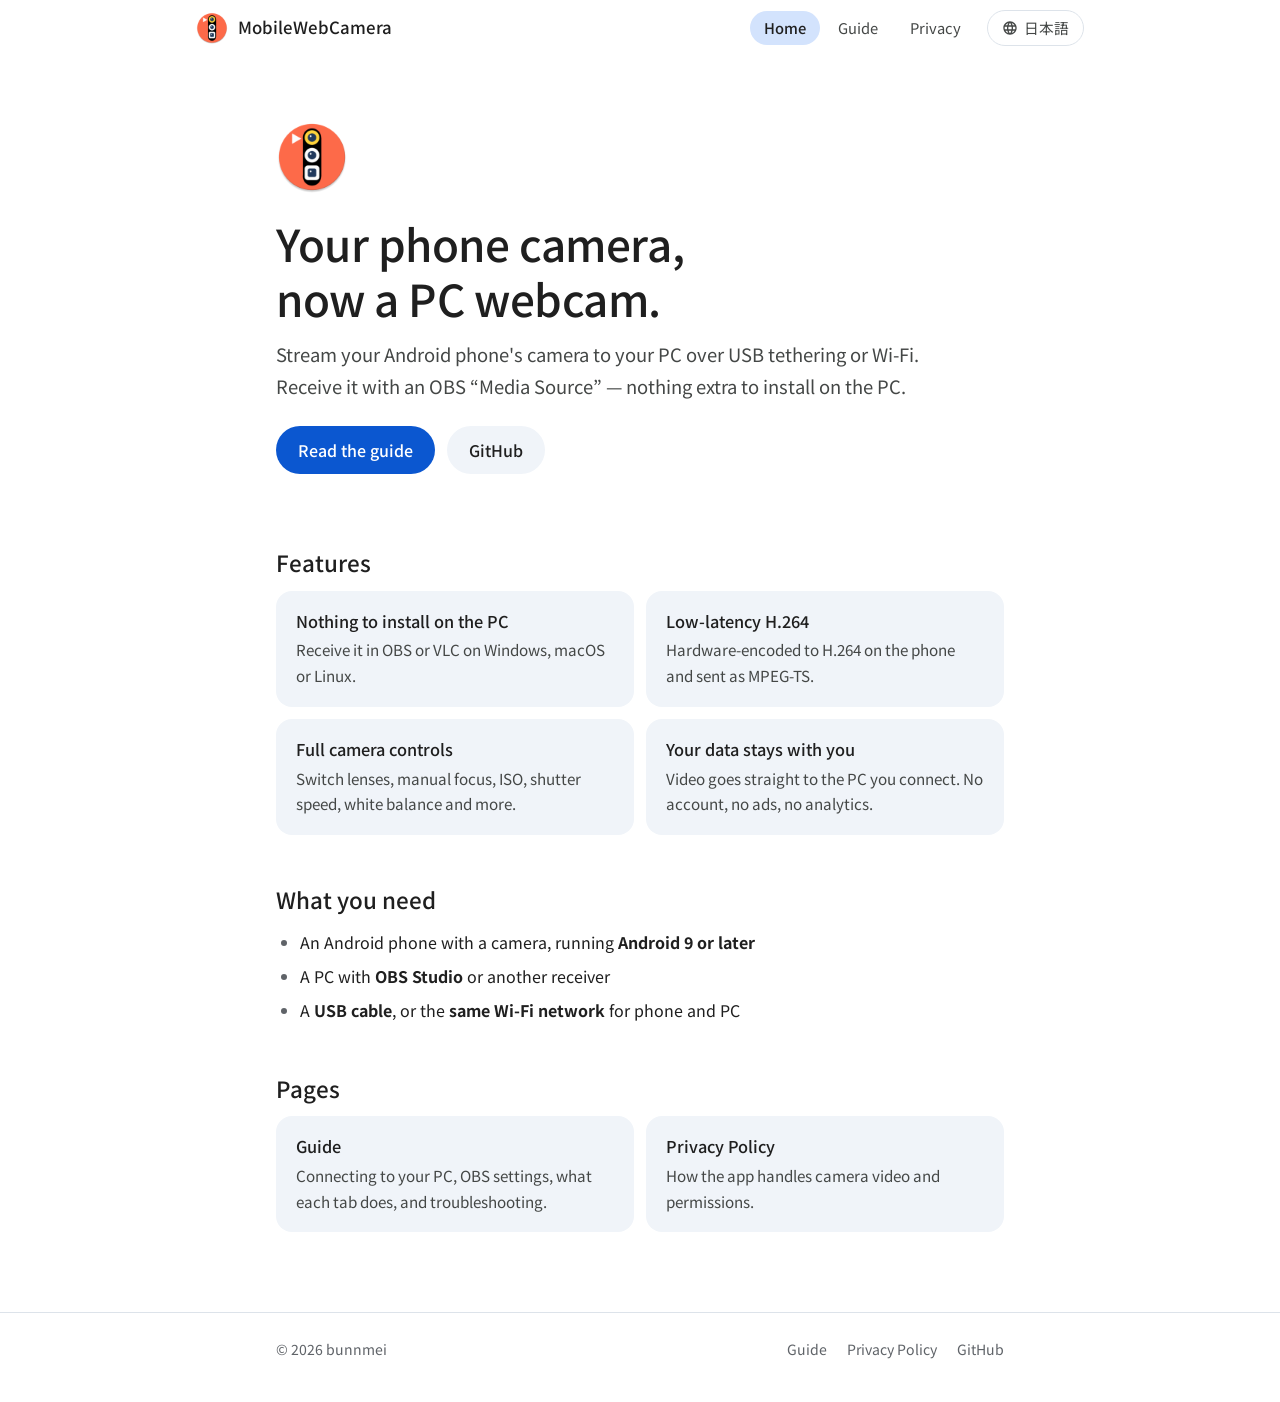
<file: docs/index.html>
<!doctype html>
<html lang="en">
<head>
  <meta charset="utf-8">
  <meta name="viewport" content="width=device-width, initial-scale=1">
  <title>MobileWebCamera</title>
  <link rel="icon" href="img/icon.webp">
  <script>
    // 前回選んだ言語 → ブラウザの言語 の順で振り分ける
    (() => {
      let lang = null;
      try { lang = localStorage.getItem("lang"); } catch (_) {}
      if (lang !== "ja" && lang !== "en") {
        lang = (navigator.languages || [navigator.language || ""]).some((l) => /^ja\b/i.test(l)) ? "ja" : "en";
      }
      location.replace(lang + "/" + location.hash);
    })();
  </script>
  <link rel="stylesheet" href="assets/site.css">
</head>
<body>
  <main>
    <p><a href="en/">English</a> · <a href="ja/">日本語</a></p>
  </main>
</body>
</html>
</file>
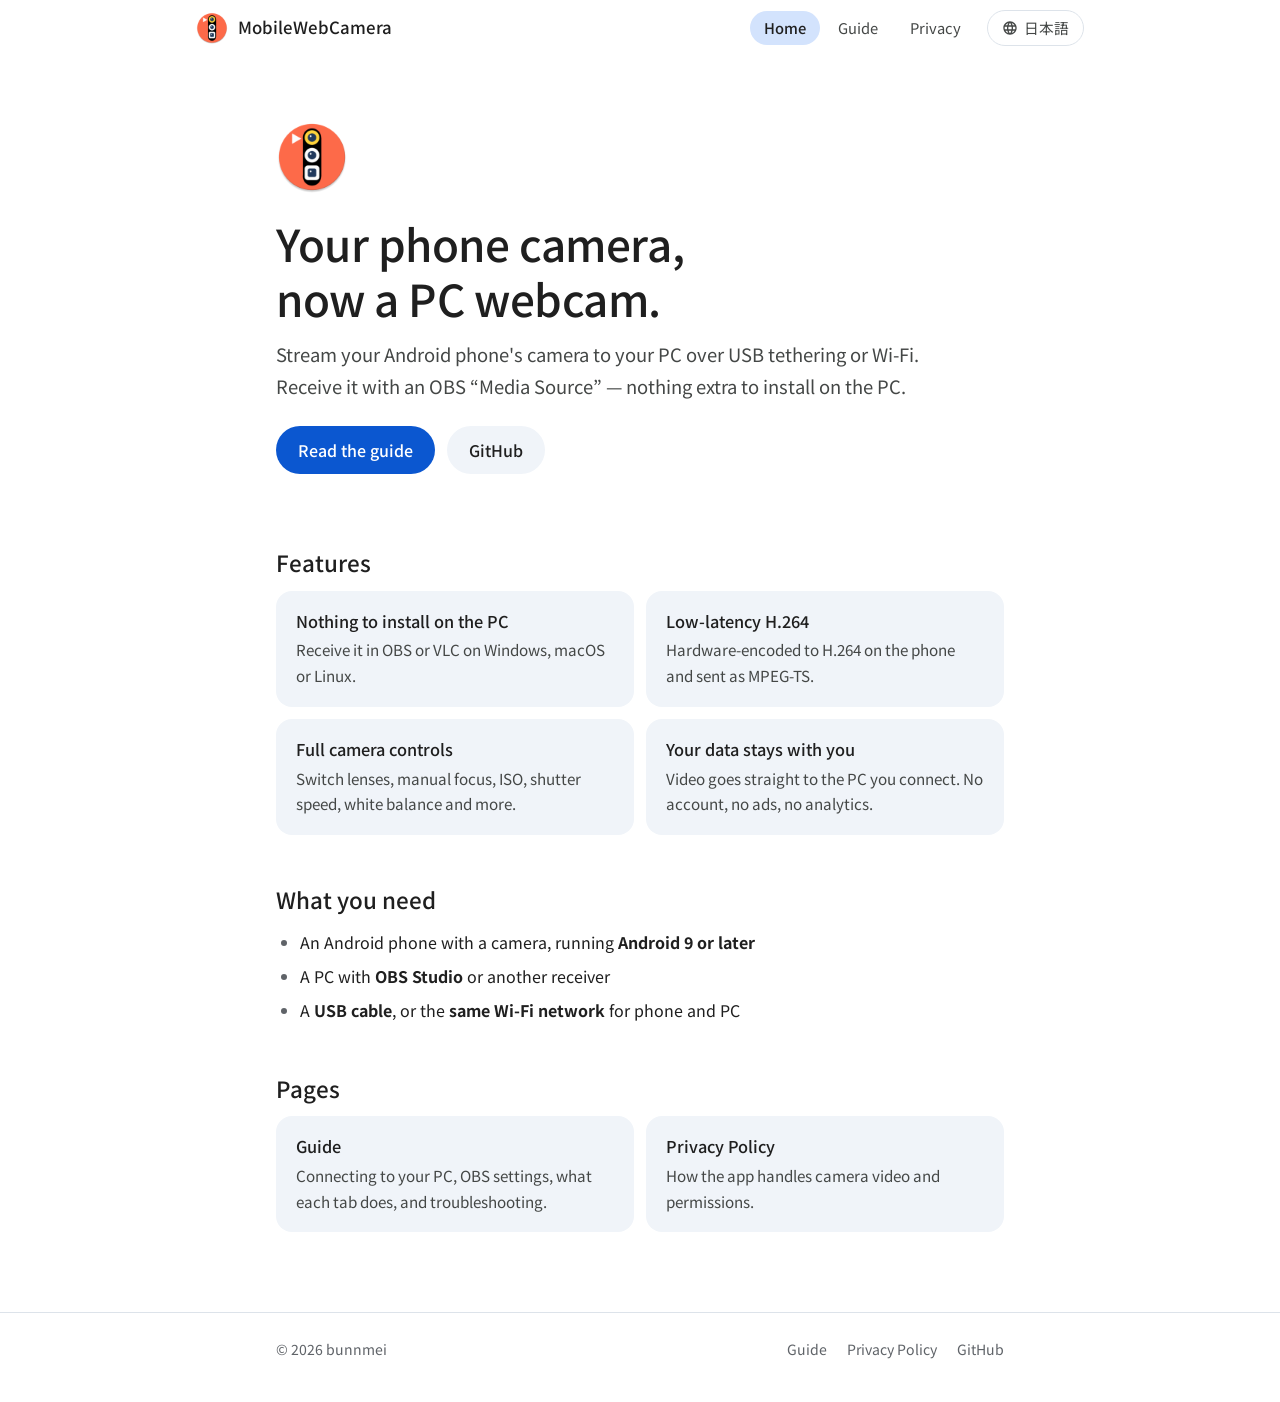
<file: docs/en/index.html>
<!doctype html>
<html lang="en">
<head>
  <meta charset="utf-8">
  <meta name="viewport" content="width=device-width, initial-scale=1">
  <title>MobileWebCamera — Use your phone as a PC webcam</title>
  <meta name="description" content="An Android app that turns your phone's camera into a webcam for your PC. Receive it in OBS with a Media Source — nothing to install on the PC.">
  <link rel="icon" href="../img/icon.webp">
  <link rel="alternate" hreflang="ja" href="../ja/">
  <link rel="preconnect" href="https://fonts.googleapis.com">
  <link rel="preconnect" href="https://fonts.gstatic.com" crossorigin>
  <link rel="stylesheet" href="https://fonts.googleapis.com/css2?family=Noto+Sans+JP:wght@400;500;700&display=swap">
  <link rel="stylesheet" href="../assets/site.css">
  <script src="../assets/site.js" defer></script>
</head>
<body>
  <header class="site-header">
    <div class="site-header__inner">
      <a class="brand" href="./"><img src="../img/icon.webp" alt="">MobileWebCamera</a>
      <nav class="nav">
        <a href="./" aria-current="page">Home</a>
        <a href="guide.html">Guide</a>
        <a href="privacy.html">Privacy</a>
      </nav>
      <a class="lang-switch" href="../ja/" hreflang="ja" lang="ja" data-set-lang="ja"><svg viewBox="0 0 24 24" aria-hidden="true"><path d="M11.99 2C6.47 2 2 6.48 2 12s4.47 10 9.99 10C17.52 22 22 17.52 22 12S17.52 2 11.99 2zm6.93 6h-2.95a15.65 15.65 0 0 0-1.38-3.56A8.03 8.03 0 0 1 18.92 8zM12 4.04c.83 1.2 1.48 2.53 1.91 3.96h-3.82c.43-1.43 1.08-2.76 1.91-3.96zM4.26 14C4.1 13.36 4 12.69 4 12s.1-1.36.26-2h3.38c-.08.66-.14 1.32-.14 2s.06 1.34.14 2H4.26zm.82 2h2.95c.32 1.25.78 2.45 1.38 3.56A7.99 7.99 0 0 1 5.08 16zm2.95-8H5.08a7.99 7.99 0 0 1 4.33-3.56A15.65 15.65 0 0 0 8.03 8zM12 19.96c-.83-1.2-1.48-2.53-1.91-3.96h3.82c-.43 1.43-1.08 2.76-1.91 3.96zM14.34 14H9.66c-.09-.66-.16-1.32-.16-2s.07-1.35.16-2h4.68c.09.65.16 1.32.16 2s-.07 1.34-.16 2zm.25 5.56c.6-1.11 1.06-2.31 1.38-3.56h2.95a8.03 8.03 0 0 1-4.33 3.56zM16.36 14c.08-.66.14-1.32.14-2s-.06-1.34-.14-2h3.38c.16.64.26 1.31.26 2s-.1 1.36-.26 2h-3.38z"/></svg>日本語</a>
    </div>
  </header>

  <main>
    <section class="hero">
      <img class="hero__icon" src="../img/icon.webp" alt="">
      <h1>Your phone camera,<br>now a PC webcam.</h1>
      <p>Stream your Android phone's camera to your PC over USB tethering or Wi-Fi.<br>Receive it with an OBS “Media Source” — nothing extra to install on the PC.</p>
      <div class="actions">
        <a class="btn" href="guide.html">Read the guide</a>
        <a class="btn btn--tonal" href="https://github.com/bunnmei/MobileWebCamera">GitHub</a>
      </div>
    </section>

    <h2>Features</h2>
    <div class="cards">
      <div class="card">
        <h3>Nothing to install on the PC</h3>
        <p>Receive it in OBS or VLC on Windows, macOS or Linux.</p>
      </div>
      <div class="card">
        <h3>Low-latency H.264</h3>
        <p>Hardware-encoded to H.264 on the phone and sent as MPEG-TS.</p>
      </div>
      <div class="card">
        <h3>Full camera controls</h3>
        <p>Switch lenses, manual focus, ISO, shutter speed, white balance and more.</p>
      </div>
      <div class="card">
        <h3>Your data stays with you</h3>
        <p>Video goes straight to the PC you connect. No account, no ads, no analytics.</p>
      </div>
    </div>

    <h2>What you need</h2>
    <ul>
      <li>An Android phone with a camera, running <strong>Android 9 or later</strong></li>
      <li>A PC with <strong>OBS Studio</strong> or another receiver</li>
      <li>A <strong>USB cable</strong>, or the <strong>same Wi-Fi network</strong> for phone and PC</li>
    </ul>

    <h2>Pages</h2>
    <div class="cards">
      <a class="card" href="guide.html">
        <h3>Guide</h3>
        <p>Connecting to your PC, OBS settings, what each tab does, and troubleshooting.</p>
      </a>
      <a class="card" href="privacy.html">
        <h3>Privacy Policy</h3>
        <p>How the app handles camera video and permissions.</p>
      </a>
    </div>
  </main>

  <footer class="site-footer">
    <div class="site-footer__inner">
      <span class="copyright">© 2026 bunnmei</span>
      <a href="guide.html">Guide</a>
      <a href="privacy.html">Privacy Policy</a>
      <a href="https://github.com/bunnmei/MobileWebCamera">GitHub</a>
    </div>
  </footer>
</body>
</html>
</file>
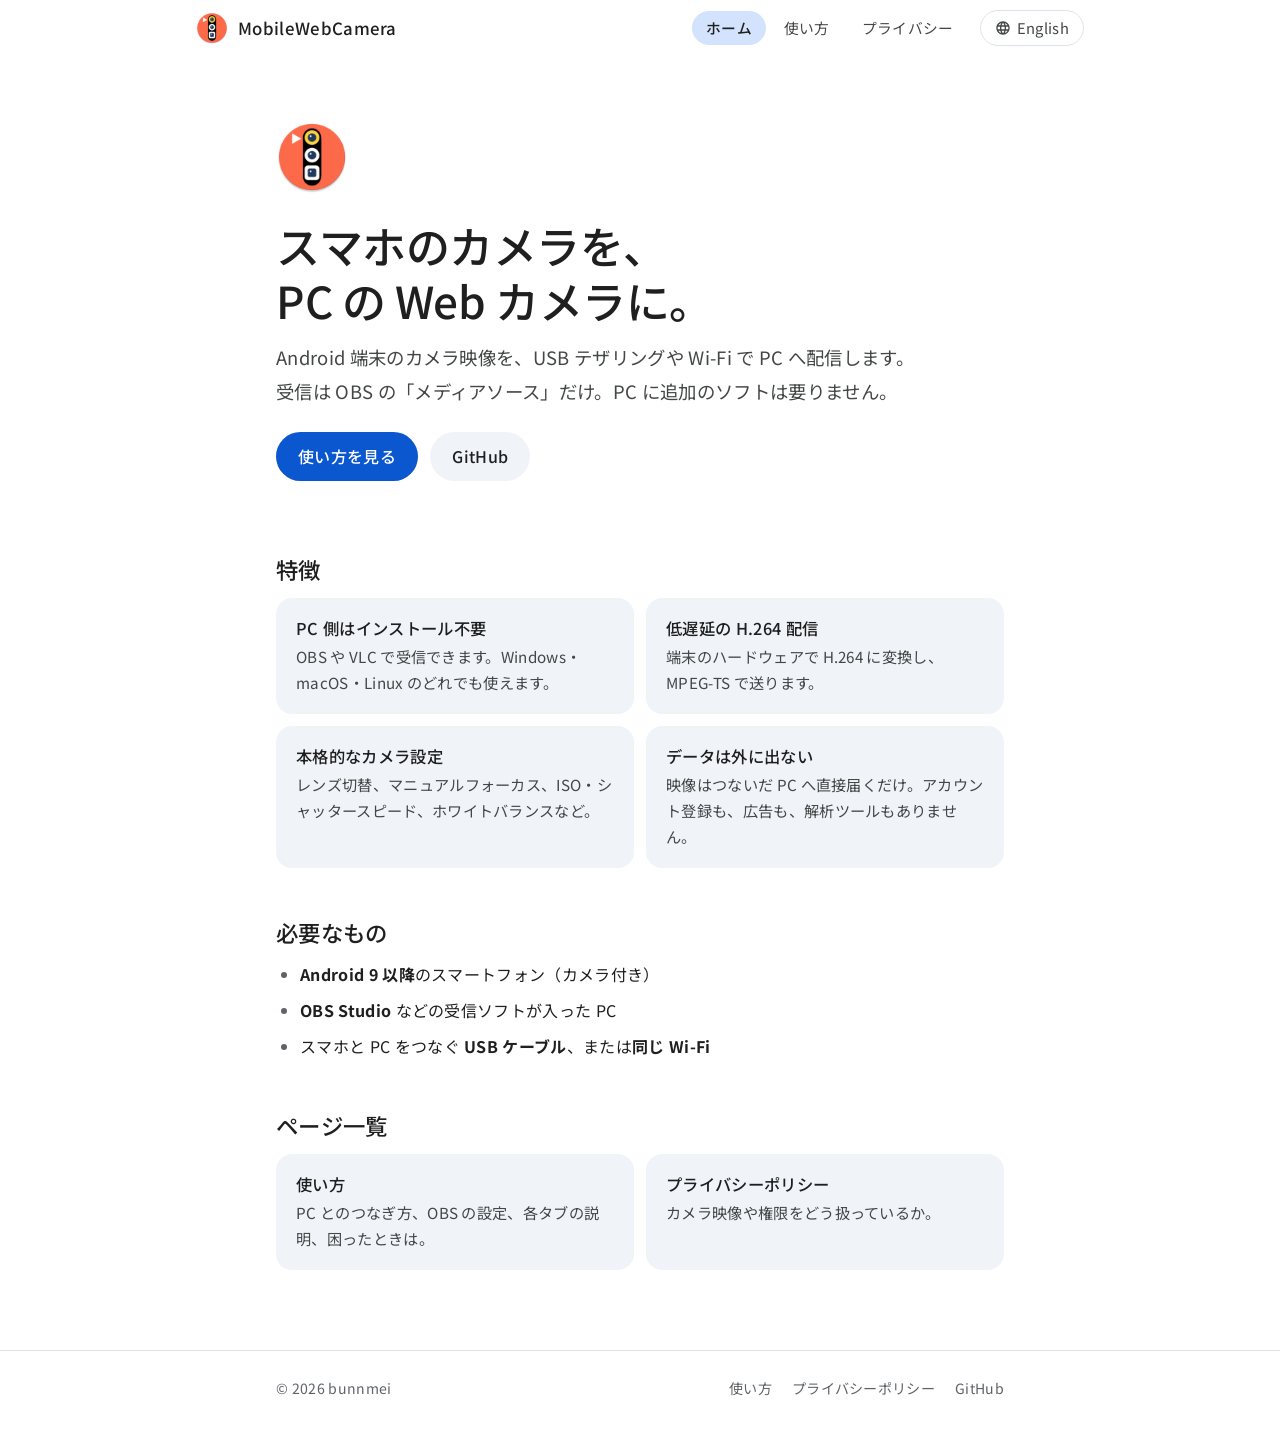
<file: docs/ja/index.html>
<!doctype html>
<html lang="ja">
<head>
  <meta charset="utf-8">
  <meta name="viewport" content="width=device-width, initial-scale=1">
  <title>MobileWebCamera — スマホを PC の Web カメラに</title>
  <meta name="description" content="Android スマホのカメラを PC の Web カメラとして使えるアプリ。OBS のメディアソースで受信でき、PC に追加ソフトは不要です。">
  <link rel="icon" href="../img/icon.webp">
  <link rel="alternate" hreflang="en" href="../en/">
  <link rel="preconnect" href="https://fonts.googleapis.com">
  <link rel="preconnect" href="https://fonts.gstatic.com" crossorigin>
  <link rel="stylesheet" href="https://fonts.googleapis.com/css2?family=Noto+Sans+JP:wght@400;500;700&display=swap">
  <link rel="stylesheet" href="../assets/site.css">
  <script src="../assets/site.js" defer></script>
</head>
<body>
  <header class="site-header">
    <div class="site-header__inner">
      <a class="brand" href="./"><img src="../img/icon.webp" alt="">MobileWebCamera</a>
      <nav class="nav">
        <a href="./" aria-current="page">ホーム</a>
        <a href="guide.html">使い方</a>
        <a href="privacy.html">プライバシー</a>
      </nav>
      <a class="lang-switch" href="../en/" hreflang="en" lang="en" data-set-lang="en"><svg viewBox="0 0 24 24" aria-hidden="true"><path d="M11.99 2C6.47 2 2 6.48 2 12s4.47 10 9.99 10C17.52 22 22 17.52 22 12S17.52 2 11.99 2zm6.93 6h-2.95a15.65 15.65 0 0 0-1.38-3.56A8.03 8.03 0 0 1 18.92 8zM12 4.04c.83 1.2 1.48 2.53 1.91 3.96h-3.82c.43-1.43 1.08-2.76 1.91-3.96zM4.26 14C4.1 13.36 4 12.69 4 12s.1-1.36.26-2h3.38c-.08.66-.14 1.32-.14 2s.06 1.34.14 2H4.26zm.82 2h2.95c.32 1.25.78 2.45 1.38 3.56A7.99 7.99 0 0 1 5.08 16zm2.95-8H5.08a7.99 7.99 0 0 1 4.33-3.56A15.65 15.65 0 0 0 8.03 8zM12 19.96c-.83-1.2-1.48-2.53-1.91-3.96h3.82c-.43 1.43-1.08 2.76-1.91 3.96zM14.34 14H9.66c-.09-.66-.16-1.32-.16-2s.07-1.35.16-2h4.68c.09.65.16 1.32.16 2s-.07 1.34-.16 2zm.25 5.56c.6-1.11 1.06-2.31 1.38-3.56h2.95a8.03 8.03 0 0 1-4.33 3.56zM16.36 14c.08-.66.14-1.32.14-2s-.06-1.34-.14-2h3.38c.16.64.26 1.31.26 2s-.1 1.36-.26 2h-3.38z"/></svg>English</a>
    </div>
  </header>

  <main>
    <section class="hero">
      <img class="hero__icon" src="../img/icon.webp" alt="">
      <h1>スマホのカメラを、<br>PC の Web カメラに。</h1>
      <p>Android 端末のカメラ映像を、USB テザリングや Wi-Fi で PC へ配信します。<br>受信は OBS の「メディアソース」だけ。PC に追加のソフトは要りません。</p>
      <div class="actions">
        <a class="btn" href="guide.html">使い方を見る</a>
        <a class="btn btn--tonal" href="https://github.com/bunnmei/MobileWebCamera">GitHub</a>
      </div>
    </section>

    <h2>特徴</h2>
    <div class="cards">
      <div class="card">
        <h3>PC 側はインストール不要</h3>
        <p>OBS や VLC で受信できます。Windows・macOS・Linux のどれでも使えます。</p>
      </div>
      <div class="card">
        <h3>低遅延の H.264 配信</h3>
        <p>端末のハードウェアで H.264 に変換し、MPEG-TS で送ります。</p>
      </div>
      <div class="card">
        <h3>本格的なカメラ設定</h3>
        <p>レンズ切替、マニュアルフォーカス、ISO・シャッタースピード、ホワイトバランスなど。</p>
      </div>
      <div class="card">
        <h3>データは外に出ない</h3>
        <p>映像はつないだ PC へ直接届くだけ。アカウント登録も、広告も、解析ツールもありません。</p>
      </div>
    </div>

    <h2>必要なもの</h2>
    <ul>
      <li><strong>Android 9 以降</strong>のスマートフォン（カメラ付き）</li>
      <li><strong>OBS Studio</strong> などの受信ソフトが入った PC</li>
      <li>スマホと PC をつなぐ <strong>USB ケーブル</strong>、または<strong>同じ Wi-Fi</strong></li>
    </ul>

    <h2>ページ一覧</h2>
    <div class="cards">
      <a class="card" href="guide.html">
        <h3>使い方</h3>
        <p>PC とのつなぎ方、OBS の設定、各タブの説明、困ったときは。</p>
      </a>
      <a class="card" href="privacy.html">
        <h3>プライバシーポリシー</h3>
        <p>カメラ映像や権限をどう扱っているか。</p>
      </a>
    </div>
  </main>

  <footer class="site-footer">
    <div class="site-footer__inner">
      <span class="copyright">© 2026 bunnmei</span>
      <a href="guide.html">使い方</a>
      <a href="privacy.html">プライバシーポリシー</a>
      <a href="https://github.com/bunnmei/MobileWebCamera">GitHub</a>
    </div>
  </footer>
</body>
</html>
</file>
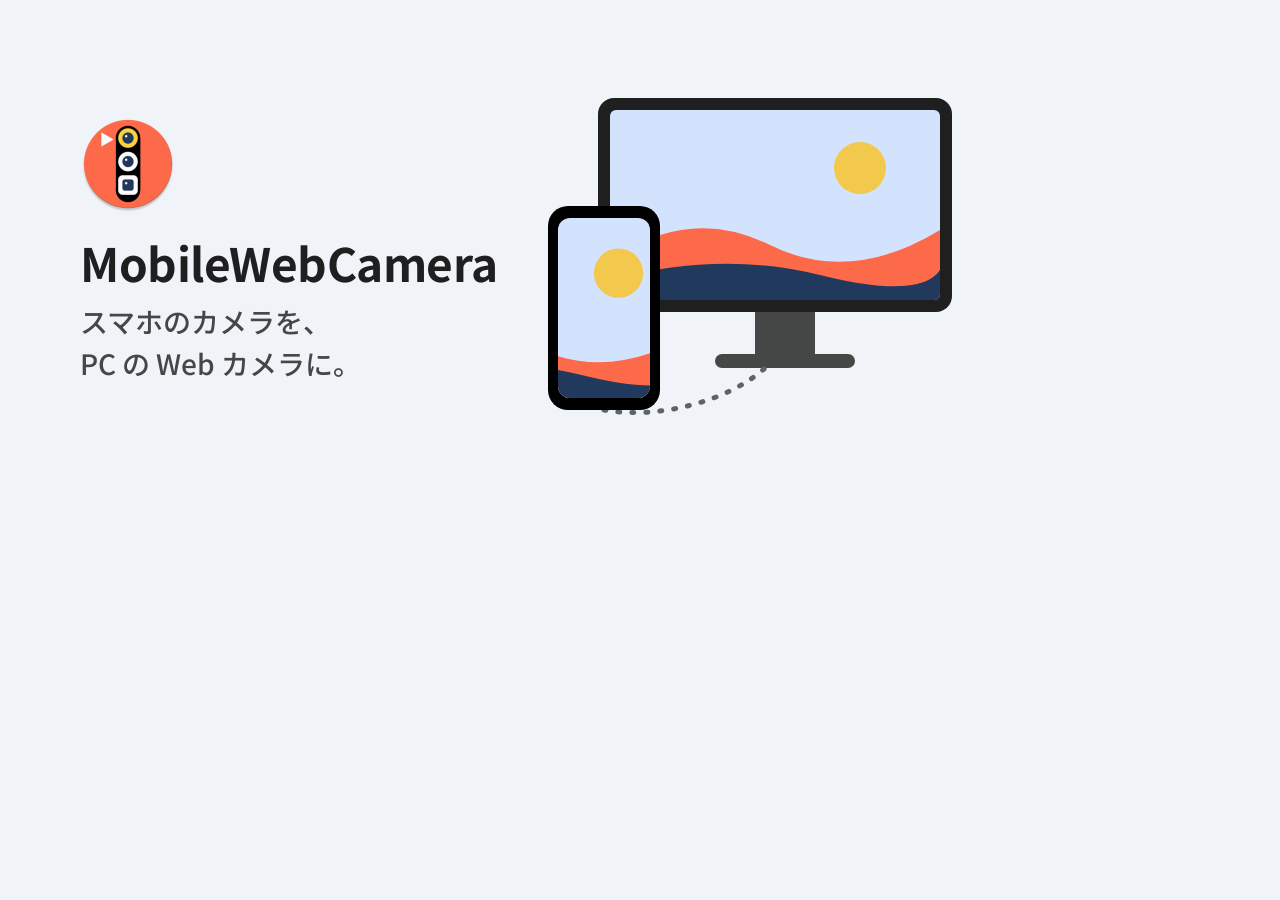
<file: store/feature-graphic.html>
<!doctype html>
<!--
  Google Play のフィーチャーグラフィック（1024×500）。store/render.sh で PNG にする。
  言語は URL の末尾で切り替える：feature-graphic.html#ja / #en
-->
<html lang="ja">
<head>
  <meta charset="utf-8">
  <link rel="stylesheet" href="https://fonts.googleapis.com/css2?family=Noto+Sans+JP:wght@400;500;700&display=swap">
  <style>
    html, body { margin: 0; }
    body {
      width: 1024px;
      height: 500px;
      overflow: hidden;
      background: #f0f4f9;
      color: #1f1f1f;
      font-family: "Noto Sans JP", sans-serif;
      display: flex;
      align-items: center;
      gap: 40px;
      padding: 0 64px 0 80px;
      box-sizing: border-box;
    }
    .text { flex: 1; }
    .icon { width: 96px; height: 96px; border-radius: 50%; display: block; margin-bottom: 24px; }
    h1 { margin: 0 0 12px; font-size: 46px; font-weight: 700; line-height: 1.15; letter-spacing: -0.01em; }
    p { margin: 0; font-size: 28px; font-weight: 500; line-height: 1.5; color: #444746; }
    svg { flex: none; width: 420px; height: 340px; }
    [data-lang] { display: none; }
    html[lang="ja"] [data-lang="ja"],
    html[lang="en"] [data-lang="en"] { display: block; }
  </style>
  <script>
    document.documentElement.lang = location.hash === "#en" ? "en" : "ja";
  </script>
</head>
<body>
  <div class="text">
    <img class="icon" src="../docs/img/icon.webp" alt="">
    <h1>MobileWebCamera</h1>
    <p data-lang="ja">スマホのカメラを、<br>PC の Web カメラに。</p>
    <p data-lang="en">Use your phone camera<br>as a PC webcam.</p>
  </div>

  <!-- スマホ → USB / Wi-Fi → PC のモニター -->
  <svg viewBox="0 0 420 340" aria-hidden="true">
    <defs>
      <clipPath id="screen"><rect x="70" y="30" width="330" height="190" rx="6"/></clipPath>
      <clipPath id="phone-screen"><rect x="18" y="138" width="92" height="180" rx="12"/></clipPath>
      <g id="scene">
        <rect width="330" height="190" fill="#d3e3fd"/>
        <circle cx="250" cy="58" r="26" fill="#f2c94c"/>
        <path d="M0 150 Q 80 95 160 135 T 330 120 V190 H0Z" fill="#fd6a49"/>
        <path d="M0 170 Q 110 140 210 165 T 330 160 V190 H0Z" fill="#20395c"/>
      </g>
    </defs>

    <!-- モニター -->
    <rect x="58" y="18" width="354" height="214" rx="16" fill="#1f1f1f"/>
    <g clip-path="url(#screen)"><use href="#scene" x="70" y="30"/></g>
    <rect x="215" y="232" width="60" height="44" fill="#444746"/>
    <rect x="175" y="274" width="140" height="14" rx="7" fill="#444746"/>

    <!-- ケーブル -->
    <path d="M64 330 C 120 340, 190 320, 225 288" fill="none" stroke="#5f6368" stroke-width="5" stroke-linecap="round" stroke-dasharray="2 12"/>

    <!-- スマホ -->
    <rect x="8" y="126" width="112" height="204" rx="20" fill="#000"/>
    <g clip-path="url(#phone-screen)">
      <use href="#scene" transform="translate(-159 138) scale(0.95)"/>
    </g>
  </svg>
</body>
</html>
</file>
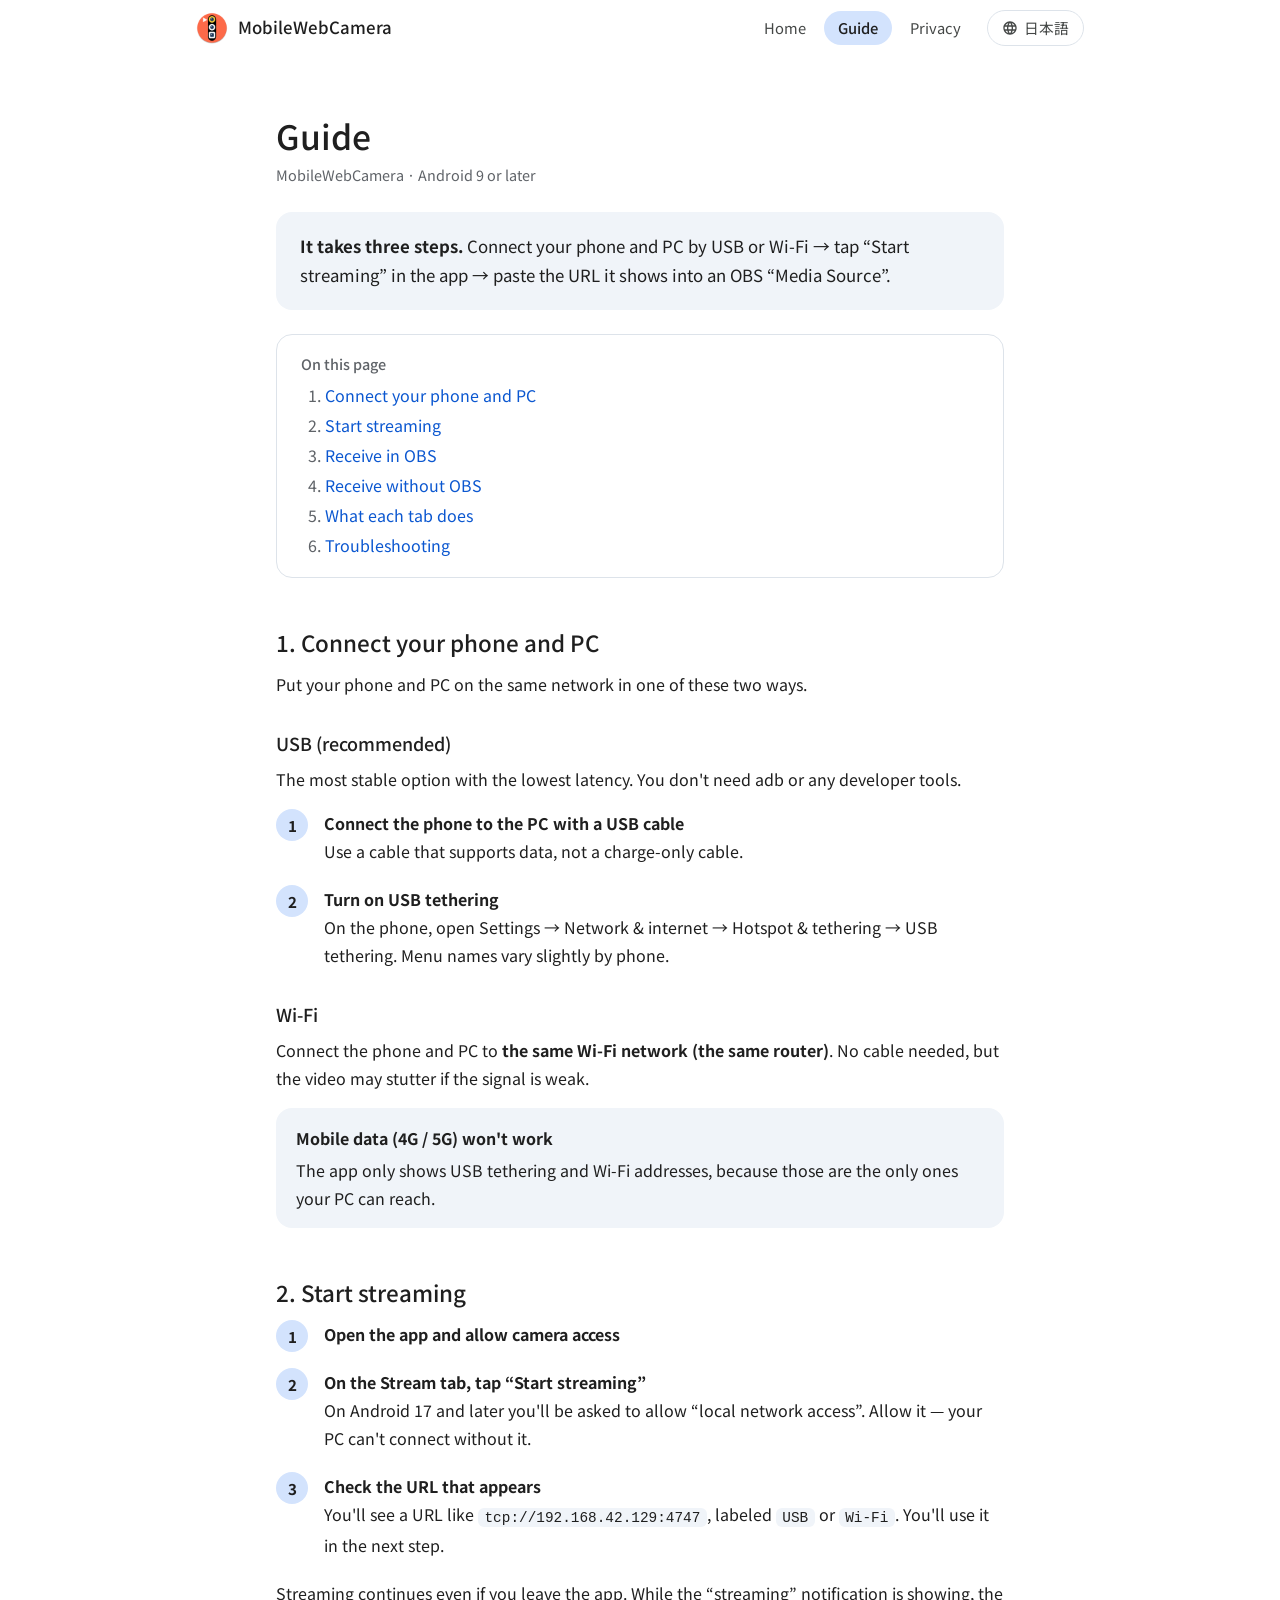
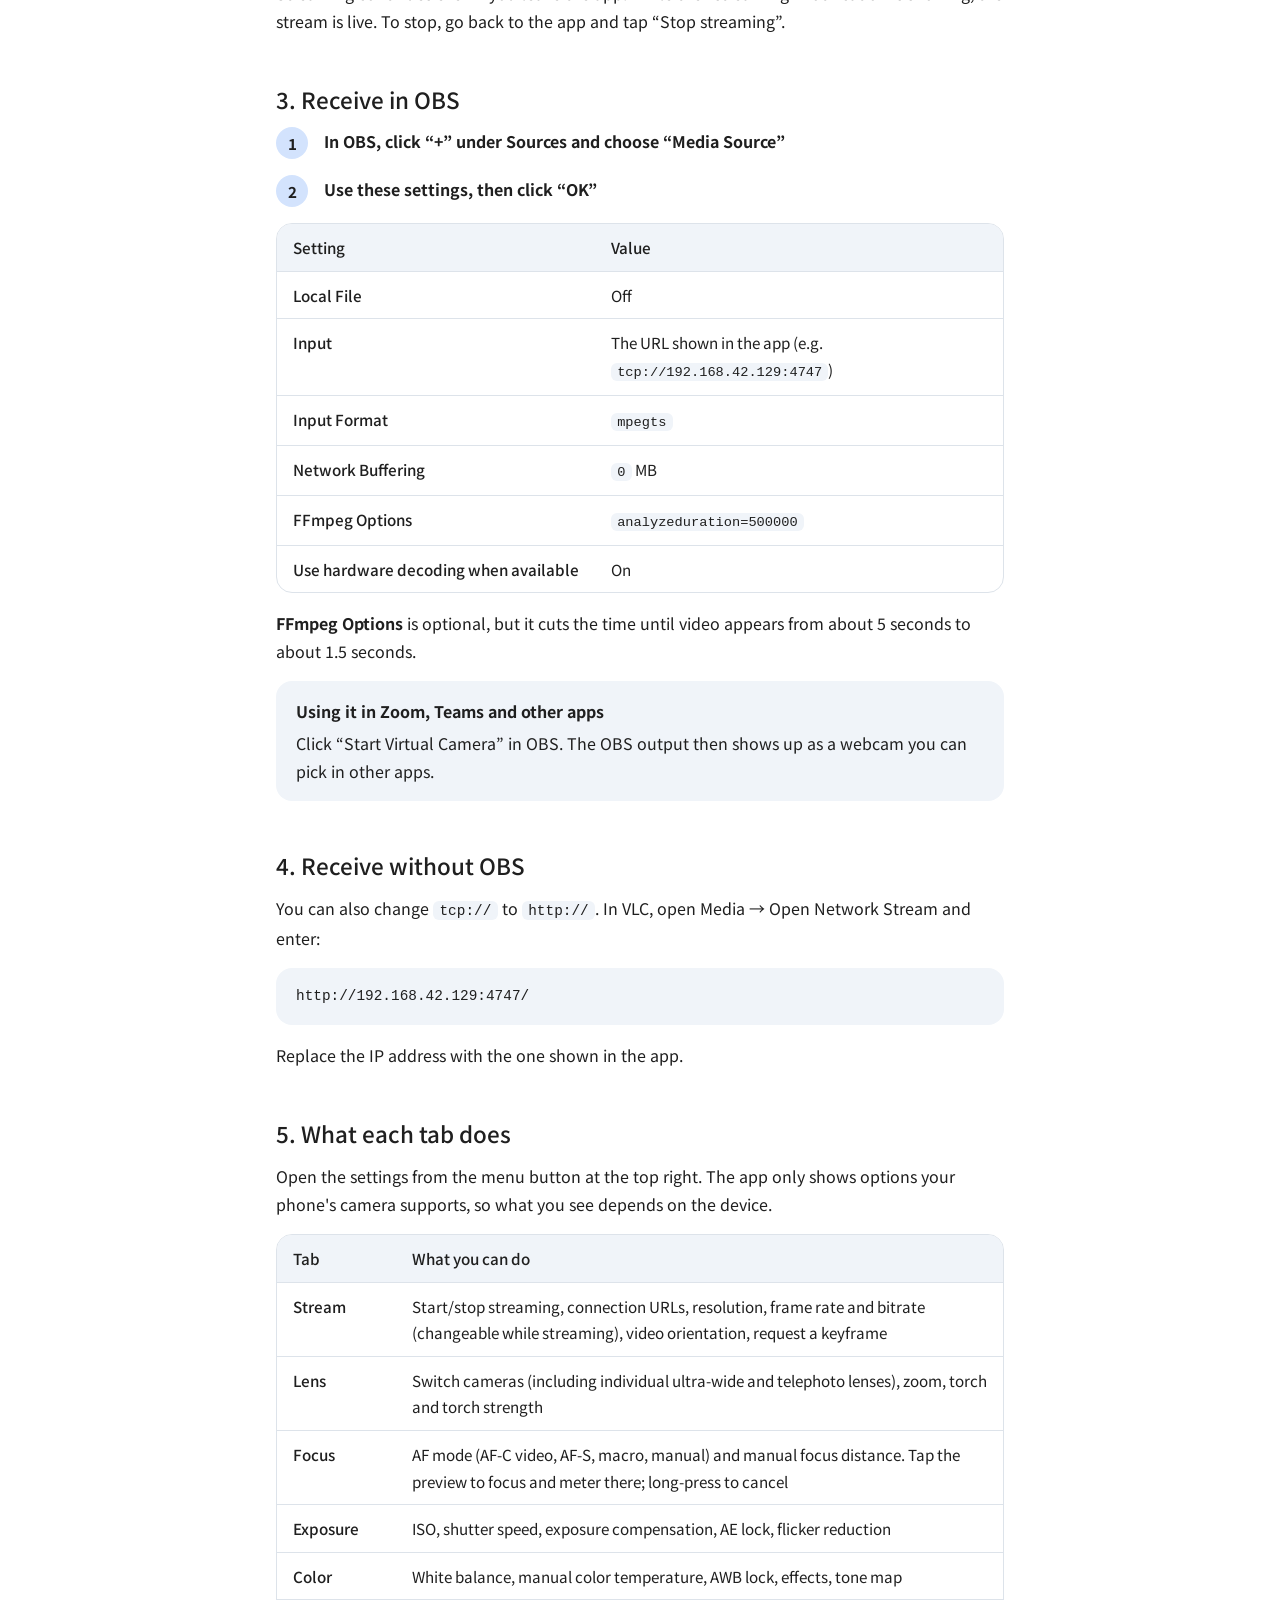
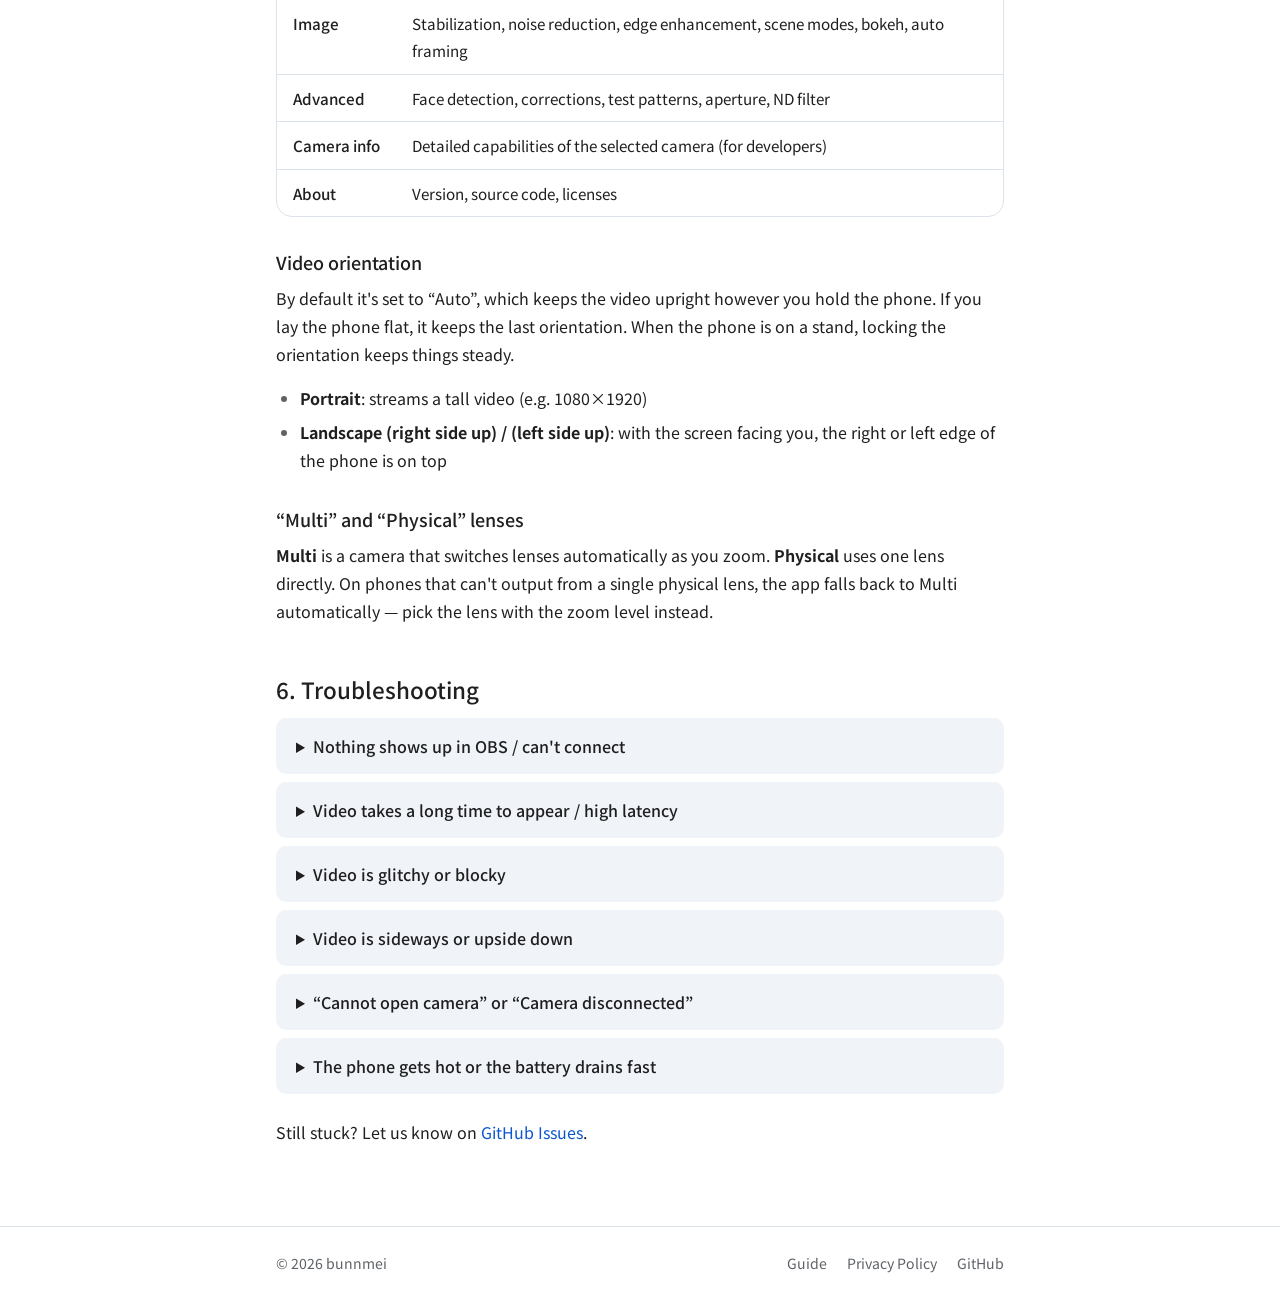
<file: docs/en/guide.html>
<!doctype html>
<html lang="en">
<head>
  <meta charset="utf-8">
  <meta name="viewport" content="width=device-width, initial-scale=1">
  <title>Guide — MobileWebCamera</title>
  <meta name="description" content="How to use MobileWebCamera: connecting to your PC, receiving in OBS, what each tab does, and troubleshooting.">
  <link rel="icon" href="../img/icon.webp">
  <link rel="alternate" hreflang="ja" href="../ja/guide.html">
  <link rel="preconnect" href="https://fonts.googleapis.com">
  <link rel="preconnect" href="https://fonts.gstatic.com" crossorigin>
  <link rel="stylesheet" href="https://fonts.googleapis.com/css2?family=Noto+Sans+JP:wght@400;500;700&display=swap">
  <link rel="stylesheet" href="../assets/site.css">
  <script src="../assets/site.js" defer></script>
</head>
<body>
  <header class="site-header">
    <div class="site-header__inner">
      <a class="brand" href="./"><img src="../img/icon.webp" alt="">MobileWebCamera</a>
      <nav class="nav">
        <a href="./">Home</a>
        <a href="guide.html" aria-current="page">Guide</a>
        <a href="privacy.html">Privacy</a>
      </nav>
      <a class="lang-switch" href="../ja/guide.html" hreflang="ja" lang="ja" data-set-lang="ja"><svg viewBox="0 0 24 24" aria-hidden="true"><path d="M11.99 2C6.47 2 2 6.48 2 12s4.47 10 9.99 10C17.52 22 22 17.52 22 12S17.52 2 11.99 2zm6.93 6h-2.95a15.65 15.65 0 0 0-1.38-3.56A8.03 8.03 0 0 1 18.92 8zM12 4.04c.83 1.2 1.48 2.53 1.91 3.96h-3.82c.43-1.43 1.08-2.76 1.91-3.96zM4.26 14C4.1 13.36 4 12.69 4 12s.1-1.36.26-2h3.38c-.08.66-.14 1.32-.14 2s.06 1.34.14 2H4.26zm.82 2h2.95c.32 1.25.78 2.45 1.38 3.56A7.99 7.99 0 0 1 5.08 16zm2.95-8H5.08a7.99 7.99 0 0 1 4.33-3.56A15.65 15.65 0 0 0 8.03 8zM12 19.96c-.83-1.2-1.48-2.53-1.91-3.96h3.82c-.43 1.43-1.08 2.76-1.91 3.96zM14.34 14H9.66c-.09-.66-.16-1.32-.16-2s.07-1.35.16-2h4.68c.09.65.16 1.32.16 2s-.07 1.34-.16 2zm.25 5.56c.6-1.11 1.06-2.31 1.38-3.56h2.95a8.03 8.03 0 0 1-4.33 3.56zM16.36 14c.08-.66.14-1.32.14-2s-.06-1.34-.14-2h3.38c.16.64.26 1.31.26 2s-.1 1.36-.26 2h-3.38z"/></svg>日本語</a>
    </div>
  </header>

  <main>
    <h1 class="page-title">Guide</h1>
    <p class="page-meta">MobileWebCamera · Android 9 or later</p>

    <div class="summary">
      <p><strong>It takes three steps.</strong> Connect your phone and PC by USB or Wi-Fi → tap “Start streaming” in the app → paste the URL it shows into an OBS “Media Source”.</p>
    </div>

    <nav class="toc" aria-label="Contents">
      <div class="toc__title">On this page</div>
      <ol>
        <li><a href="#connect">Connect your phone and PC</a></li>
        <li><a href="#start">Start streaming</a></li>
        <li><a href="#obs">Receive in OBS</a></li>
        <li><a href="#other">Receive without OBS</a></li>
        <li><a href="#tabs">What each tab does</a></li>
        <li><a href="#trouble">Troubleshooting</a></li>
      </ol>
    </nav>

    <h2 id="connect">1. Connect your phone and PC</h2>
    <p>Put your phone and PC on the same network in one of these two ways.</p>

    <h3>USB (recommended)</h3>
    <p>The most stable option with the lowest latency. You don't need adb or any developer tools.</p>
    <ol class="steps">
      <li><strong>Connect the phone to the PC with a USB cable</strong>Use a cable that supports data, not a charge-only cable.</li>
      <li><strong>Turn on USB tethering</strong>On the phone, open Settings → Network &amp; internet → Hotspot &amp; tethering → USB tethering. Menu names vary slightly by phone.</li>
    </ol>

    <h3>Wi-Fi</h3>
    <p>Connect the phone and PC to <strong>the same Wi-Fi network (the same router)</strong>. No cable needed, but the video may stutter if the signal is weak.</p>

    <div class="callout">
      <span class="callout__title">Mobile data (4G / 5G) won't work</span>
      <p>The app only shows USB tethering and Wi-Fi addresses, because those are the only ones your PC can reach.</p>
    </div>

    <h2 id="start">2. Start streaming</h2>
    <ol class="steps">
      <li><strong>Open the app and allow camera access</strong></li>
      <li><strong>On the Stream tab, tap “Start streaming”</strong>On Android 17 and later you'll be asked to allow “local network access”. Allow it — your PC can't connect without it.</li>
      <li><strong>Check the URL that appears</strong>You'll see a URL like <code>tcp://192.168.42.129:4747</code>, labeled <code>USB</code> or <code>Wi-Fi</code>. You'll use it in the next step.</li>
    </ol>
    <p>Streaming continues even if you leave the app. While the “streaming” notification is showing, the stream is live. To stop, go back to the app and tap “Stop streaming”.</p>

    <h2 id="obs">3. Receive in OBS</h2>
    <ol class="steps">
      <li><strong>In OBS, click “+” under Sources and choose “Media Source”</strong></li>
      <li><strong>Use these settings, then click “OK”</strong></li>
    </ol>

    <div class="table-wrap">
      <table>
        <thead><tr><th>Setting</th><th>Value</th></tr></thead>
        <tbody>
          <tr><td>Local File</td><td>Off</td></tr>
          <tr><td>Input</td><td>The URL shown in the app (e.g. <code>tcp://192.168.42.129:4747</code>)</td></tr>
          <tr><td>Input Format</td><td><code>mpegts</code></td></tr>
          <tr><td>Network Buffering</td><td><code>0</code> MB</td></tr>
          <tr><td>FFmpeg Options</td><td><code>analyzeduration=500000</code></td></tr>
          <tr><td>Use hardware decoding when available</td><td>On</td></tr>
        </tbody>
      </table>
    </div>

    <p><strong>FFmpeg Options</strong> is optional, but it cuts the time until video appears from about 5 seconds to about 1.5 seconds.</p>

    <div class="callout">
      <span class="callout__title">Using it in Zoom, Teams and other apps</span>
      <p>Click “Start Virtual Camera” in OBS. The OBS output then shows up as a webcam you can pick in other apps.</p>
    </div>

    <h2 id="other">4. Receive without OBS</h2>
    <p>You can also change <code>tcp://</code> to <code>http://</code>. In VLC, open Media → Open Network Stream and enter:</p>
<pre><code>http://192.168.42.129:4747/</code></pre>
    <p>Replace the IP address with the one shown in the app.</p>

    <h2 id="tabs">5. What each tab does</h2>
    <p>Open the settings from the menu button at the top right. The app only shows options your phone's camera supports, so what you see depends on the device.</p>

    <div class="table-wrap">
      <table>
        <thead><tr><th>Tab</th><th>What you can do</th></tr></thead>
        <tbody>
          <tr><td>Stream</td><td>Start/stop streaming, connection URLs, resolution, frame rate and bitrate (changeable while streaming), video orientation, request a keyframe</td></tr>
          <tr><td>Lens</td><td>Switch cameras (including individual ultra-wide and telephoto lenses), zoom, torch and torch strength</td></tr>
          <tr><td>Focus</td><td>AF mode (AF-C video, AF-S, macro, manual) and manual focus distance. Tap the preview to focus and meter there; long-press to cancel</td></tr>
          <tr><td>Exposure</td><td>ISO, shutter speed, exposure compensation, AE lock, flicker reduction</td></tr>
          <tr><td>Color</td><td>White balance, manual color temperature, AWB lock, effects, tone map</td></tr>
          <tr><td>Image</td><td>Stabilization, noise reduction, edge enhancement, scene modes, bokeh, auto framing</td></tr>
          <tr><td>Advanced</td><td>Face detection, corrections, test patterns, aperture, ND filter</td></tr>
          <tr><td>Camera info</td><td>Detailed capabilities of the selected camera (for developers)</td></tr>
          <tr><td>About</td><td>Version, source code, licenses</td></tr>
        </tbody>
      </table>
    </div>

    <h3>Video orientation</h3>
    <p>By default it's set to “Auto”, which keeps the video upright however you hold the phone. If you lay the phone flat, it keeps the last orientation. When the phone is on a stand, locking the orientation keeps things steady.</p>
    <ul>
      <li><strong>Portrait</strong>: streams a tall video (e.g. 1080×1920)</li>
      <li><strong>Landscape (right side up) / (left side up)</strong>: with the screen facing you, the right or left edge of the phone is on top</li>
    </ul>

    <h3>“Multi” and “Physical” lenses</h3>
    <p><strong>Multi</strong> is a camera that switches lenses automatically as you zoom. <strong>Physical</strong> uses one lens directly. On phones that can't output from a single physical lens, the app falls back to Multi automatically — pick the lens with the zoom level instead.</p>

    <h2 id="trouble">6. Troubleshooting</h2>

    <details>
      <summary>Nothing shows up in OBS / can't connect</summary>
      <ul>
        <li>Make sure you've tapped “Start streaming” in the app.</li>
        <li>Make sure the phone and PC are on the same network (USB tethering, or the same Wi-Fi).</li>
        <li>Check that the OBS “Input” matches the URL the app shows <strong>right now</strong>. The IP address can change when you reconnect USB.</li>
        <li>On Android 17 and later, allow “local network access”. If you denied it, change it in Settings → Apps → MobileWebCamera → Permissions.</li>
        <li>A PC firewall, or office, school or public Wi-Fi, may block the connection. Use USB in that case.</li>
      </ul>
    </details>

    <details>
      <summary>Video takes a long time to appear / high latency</summary>
      <ul>
        <li>Set OBS “Network Buffering” to <code>0</code> MB.</li>
        <li>Put <code>analyzeduration=500000</code> in “FFmpeg Options”.</li>
        <li>USB has lower latency than Wi-Fi.</li>
      </ul>
    </details>

    <details>
      <summary>Video is glitchy or blocky</summary>
      <ul>
        <li>Tap “Request keyframe” on the Stream tab to resend a clean frame.</li>
        <li>Lower the bitrate or resolution.</li>
        <li>On Wi-Fi, move closer to the router or switch to USB.</li>
      </ul>
    </details>

    <details>
      <summary>Video is sideways or upside down</summary>
      <p>On the Stream tab, set “Video orientation” to match how you hold the phone.</p>
    </details>

    <details>
      <summary>“Cannot open camera” or “Camera disconnected”</summary>
      <p>Another app may be using the camera. Close other camera apps and try again.</p>
    </details>

    <details>
      <summary>The phone gets hot or the battery drains fast</summary>
      <p>Long streams can make the phone warm. Try a lower resolution or frame rate, remove the case, or connect by USB so it charges while streaming.</p>
    </details>

    <p style="margin-top:24px">Still stuck? Let us know on <a href="https://github.com/bunnmei/MobileWebCamera/issues">GitHub Issues</a>.</p>
  </main>

  <footer class="site-footer">
    <div class="site-footer__inner">
      <span class="copyright">© 2026 bunnmei</span>
      <a href="guide.html">Guide</a>
      <a href="privacy.html">Privacy Policy</a>
      <a href="https://github.com/bunnmei/MobileWebCamera">GitHub</a>
    </div>
  </footer>
</body>
</html>
</file>
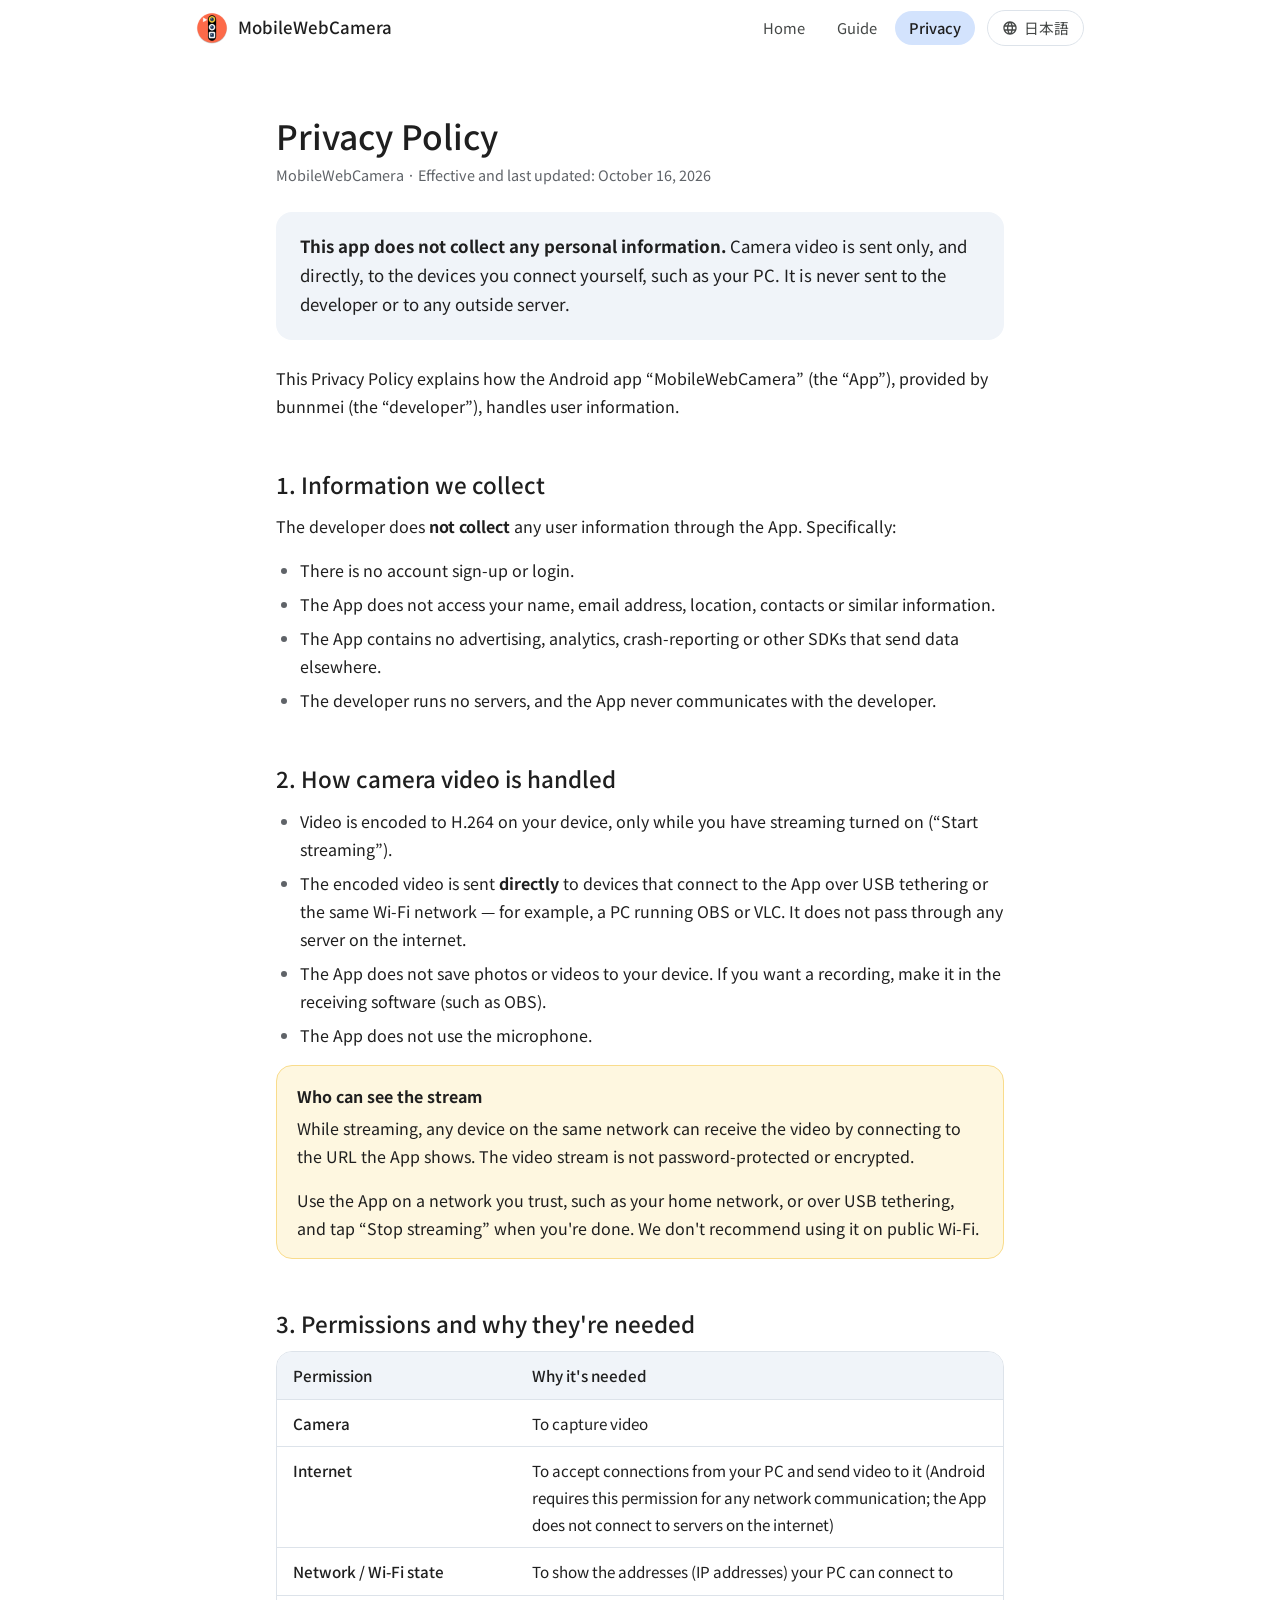
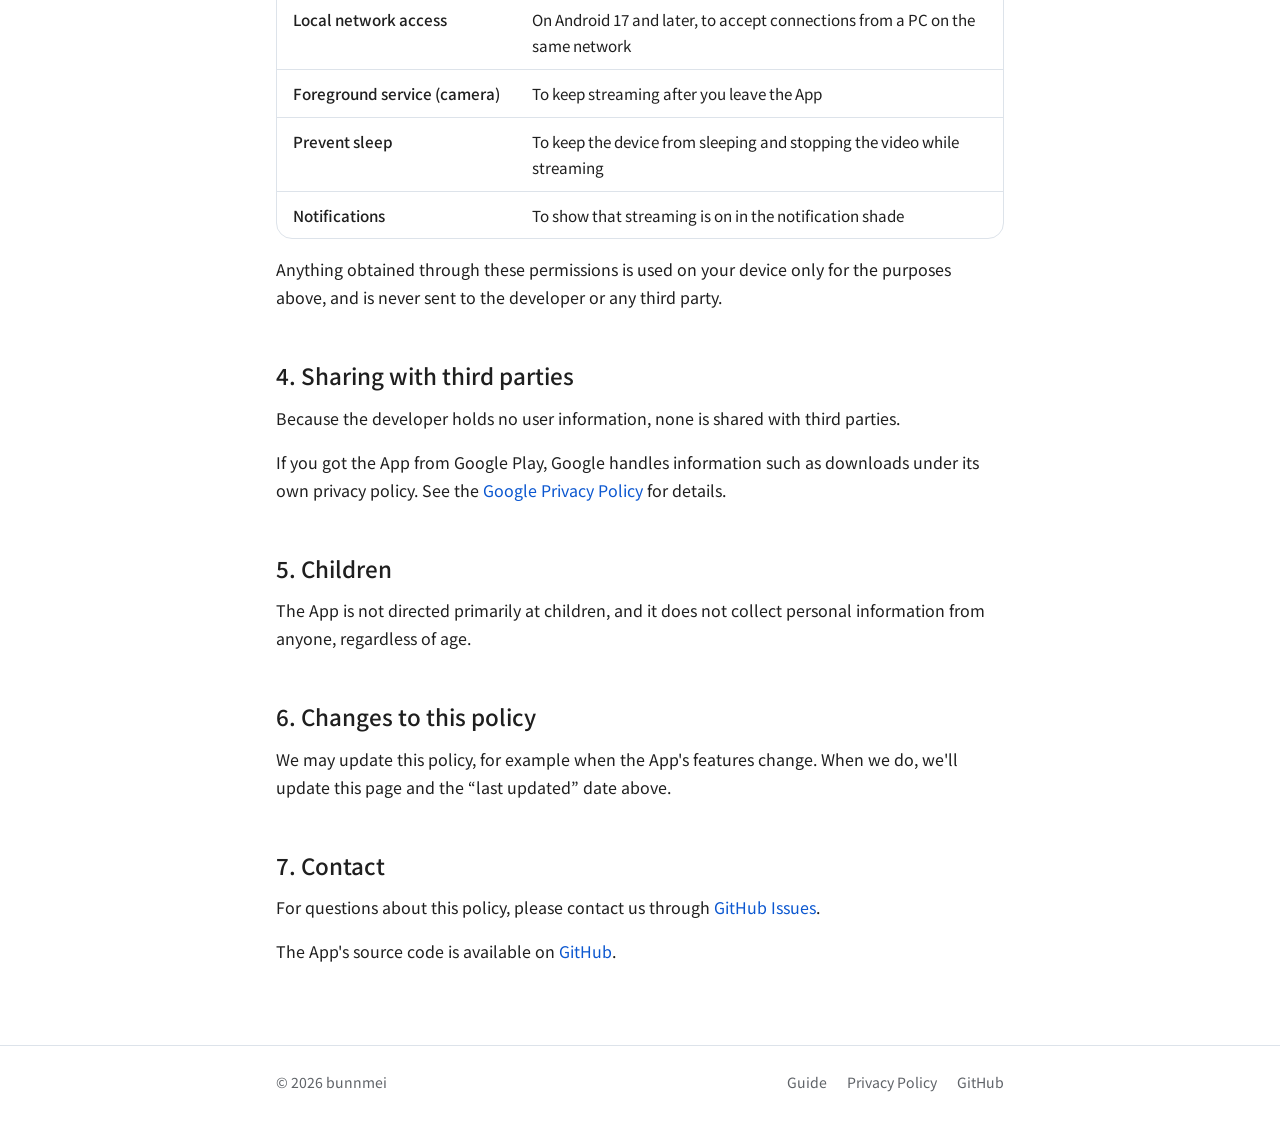
<file: docs/en/privacy.html>
<!doctype html>
<html lang="en">
<head>
  <meta charset="utf-8">
  <meta name="viewport" content="width=device-width, initial-scale=1">
  <title>Privacy Policy — MobileWebCamera</title>
  <meta name="description" content="Privacy policy for MobileWebCamera.">
  <link rel="icon" href="../img/icon.webp">
  <link rel="alternate" hreflang="ja" href="../ja/privacy.html">
  <link rel="preconnect" href="https://fonts.googleapis.com">
  <link rel="preconnect" href="https://fonts.gstatic.com" crossorigin>
  <link rel="stylesheet" href="https://fonts.googleapis.com/css2?family=Noto+Sans+JP:wght@400;500;700&display=swap">
  <link rel="stylesheet" href="../assets/site.css">
  <script src="../assets/site.js" defer></script>
</head>
<body>
  <header class="site-header">
    <div class="site-header__inner">
      <a class="brand" href="./"><img src="../img/icon.webp" alt="">MobileWebCamera</a>
      <nav class="nav">
        <a href="./">Home</a>
        <a href="guide.html">Guide</a>
        <a href="privacy.html" aria-current="page">Privacy</a>
      </nav>
      <a class="lang-switch" href="../ja/privacy.html" hreflang="ja" lang="ja" data-set-lang="ja"><svg viewBox="0 0 24 24" aria-hidden="true"><path d="M11.99 2C6.47 2 2 6.48 2 12s4.47 10 9.99 10C17.52 22 22 17.52 22 12S17.52 2 11.99 2zm6.93 6h-2.95a15.65 15.65 0 0 0-1.38-3.56A8.03 8.03 0 0 1 18.92 8zM12 4.04c.83 1.2 1.48 2.53 1.91 3.96h-3.82c.43-1.43 1.08-2.76 1.91-3.96zM4.26 14C4.1 13.36 4 12.69 4 12s.1-1.36.26-2h3.38c-.08.66-.14 1.32-.14 2s.06 1.34.14 2H4.26zm.82 2h2.95c.32 1.25.78 2.45 1.38 3.56A7.99 7.99 0 0 1 5.08 16zm2.95-8H5.08a7.99 7.99 0 0 1 4.33-3.56A15.65 15.65 0 0 0 8.03 8zM12 19.96c-.83-1.2-1.48-2.53-1.91-3.96h3.82c-.43 1.43-1.08 2.76-1.91 3.96zM14.34 14H9.66c-.09-.66-.16-1.32-.16-2s.07-1.35.16-2h4.68c.09.65.16 1.32.16 2s-.07 1.34-.16 2zm.25 5.56c.6-1.11 1.06-2.31 1.38-3.56h2.95a8.03 8.03 0 0 1-4.33 3.56zM16.36 14c.08-.66.14-1.32.14-2s-.06-1.34-.14-2h3.38c.16.64.26 1.31.26 2s-.1 1.36-.26 2h-3.38z"/></svg>日本語</a>
    </div>
  </header>

  <main>
    <h1 class="page-title">Privacy Policy</h1>
    <p class="page-meta">MobileWebCamera · Effective and last updated: October 16, 2026</p>

    <div class="summary">
      <p><strong>This app does not collect any personal information.</strong> Camera video is sent only, and directly, to the devices you connect yourself, such as your PC. It is never sent to the developer or to any outside server.</p>
    </div>

    <p>This Privacy Policy explains how the Android app “MobileWebCamera” (the “App”), provided by bunnmei (the “developer”), handles user information.</p>

    <h2>1. Information we collect</h2>
    <p>The developer does <strong>not collect</strong> any user information through the App. Specifically:</p>
    <ul>
      <li>There is no account sign-up or login.</li>
      <li>The App does not access your name, email address, location, contacts or similar information.</li>
      <li>The App contains no advertising, analytics, crash-reporting or other SDKs that send data elsewhere.</li>
      <li>The developer runs no servers, and the App never communicates with the developer.</li>
    </ul>

    <h2>2. How camera video is handled</h2>
    <ul>
      <li>Video is encoded to H.264 on your device, only while you have streaming turned on (“Start streaming”).</li>
      <li>The encoded video is sent <strong>directly</strong> to devices that connect to the App over USB tethering or the same Wi-Fi network — for example, a PC running OBS or VLC. It does not pass through any server on the internet.</li>
      <li>The App does not save photos or videos to your device. If you want a recording, make it in the receiving software (such as OBS).</li>
      <li>The App does not use the microphone.</li>
    </ul>

    <div class="callout callout--warn">
      <span class="callout__title">Who can see the stream</span>
      <p>While streaming, any device on the same network can receive the video by connecting to the URL the App shows. The video stream is not password-protected or encrypted.</p>
      <p>Use the App on a network you trust, such as your home network, or over USB tethering, and tap “Stop streaming” when you're done. We don't recommend using it on public Wi-Fi.</p>
    </div>

    <h2>3. Permissions and why they're needed</h2>
    <div class="table-wrap">
      <table>
        <thead><tr><th>Permission</th><th>Why it's needed</th></tr></thead>
        <tbody>
          <tr><td>Camera</td><td>To capture video</td></tr>
          <tr><td>Internet</td><td>To accept connections from your PC and send video to it (Android requires this permission for any network communication; the App does not connect to servers on the internet)</td></tr>
          <tr><td>Network / Wi-Fi state</td><td>To show the addresses (IP addresses) your PC can connect to</td></tr>
          <tr><td>Local network access</td><td>On Android 17 and later, to accept connections from a PC on the same network</td></tr>
          <tr><td>Foreground service (camera)</td><td>To keep streaming after you leave the App</td></tr>
          <tr><td>Prevent sleep</td><td>To keep the device from sleeping and stopping the video while streaming</td></tr>
          <tr><td>Notifications</td><td>To show that streaming is on in the notification shade</td></tr>
        </tbody>
      </table>
    </div>
    <p>Anything obtained through these permissions is used on your device only for the purposes above, and is never sent to the developer or any third party.</p>

    <h2>4. Sharing with third parties</h2>
    <p>Because the developer holds no user information, none is shared with third parties.</p>
    <p>If you got the App from Google Play, Google handles information such as downloads under its own privacy policy. See the <a href="https://policies.google.com/privacy?hl=en">Google Privacy Policy</a> for details.</p>

    <h2>5. Children</h2>
    <p>The App is not directed primarily at children, and it does not collect personal information from anyone, regardless of age.</p>

    <h2>6. Changes to this policy</h2>
    <p>We may update this policy, for example when the App's features change. When we do, we'll update this page and the “last updated” date above.</p>

    <h2>7. Contact</h2>
    <p>For questions about this policy, please contact us through <a href="https://github.com/bunnmei/MobileWebCamera/issues">GitHub Issues</a>.</p>
    <p>The App's source code is available on <a href="https://github.com/bunnmei/MobileWebCamera">GitHub</a>.</p>
  </main>

  <footer class="site-footer">
    <div class="site-footer__inner">
      <span class="copyright">© 2026 bunnmei</span>
      <a href="guide.html">Guide</a>
      <a href="privacy.html">Privacy Policy</a>
      <a href="https://github.com/bunnmei/MobileWebCamera">GitHub</a>
    </div>
  </footer>
</body>
</html>
</file>
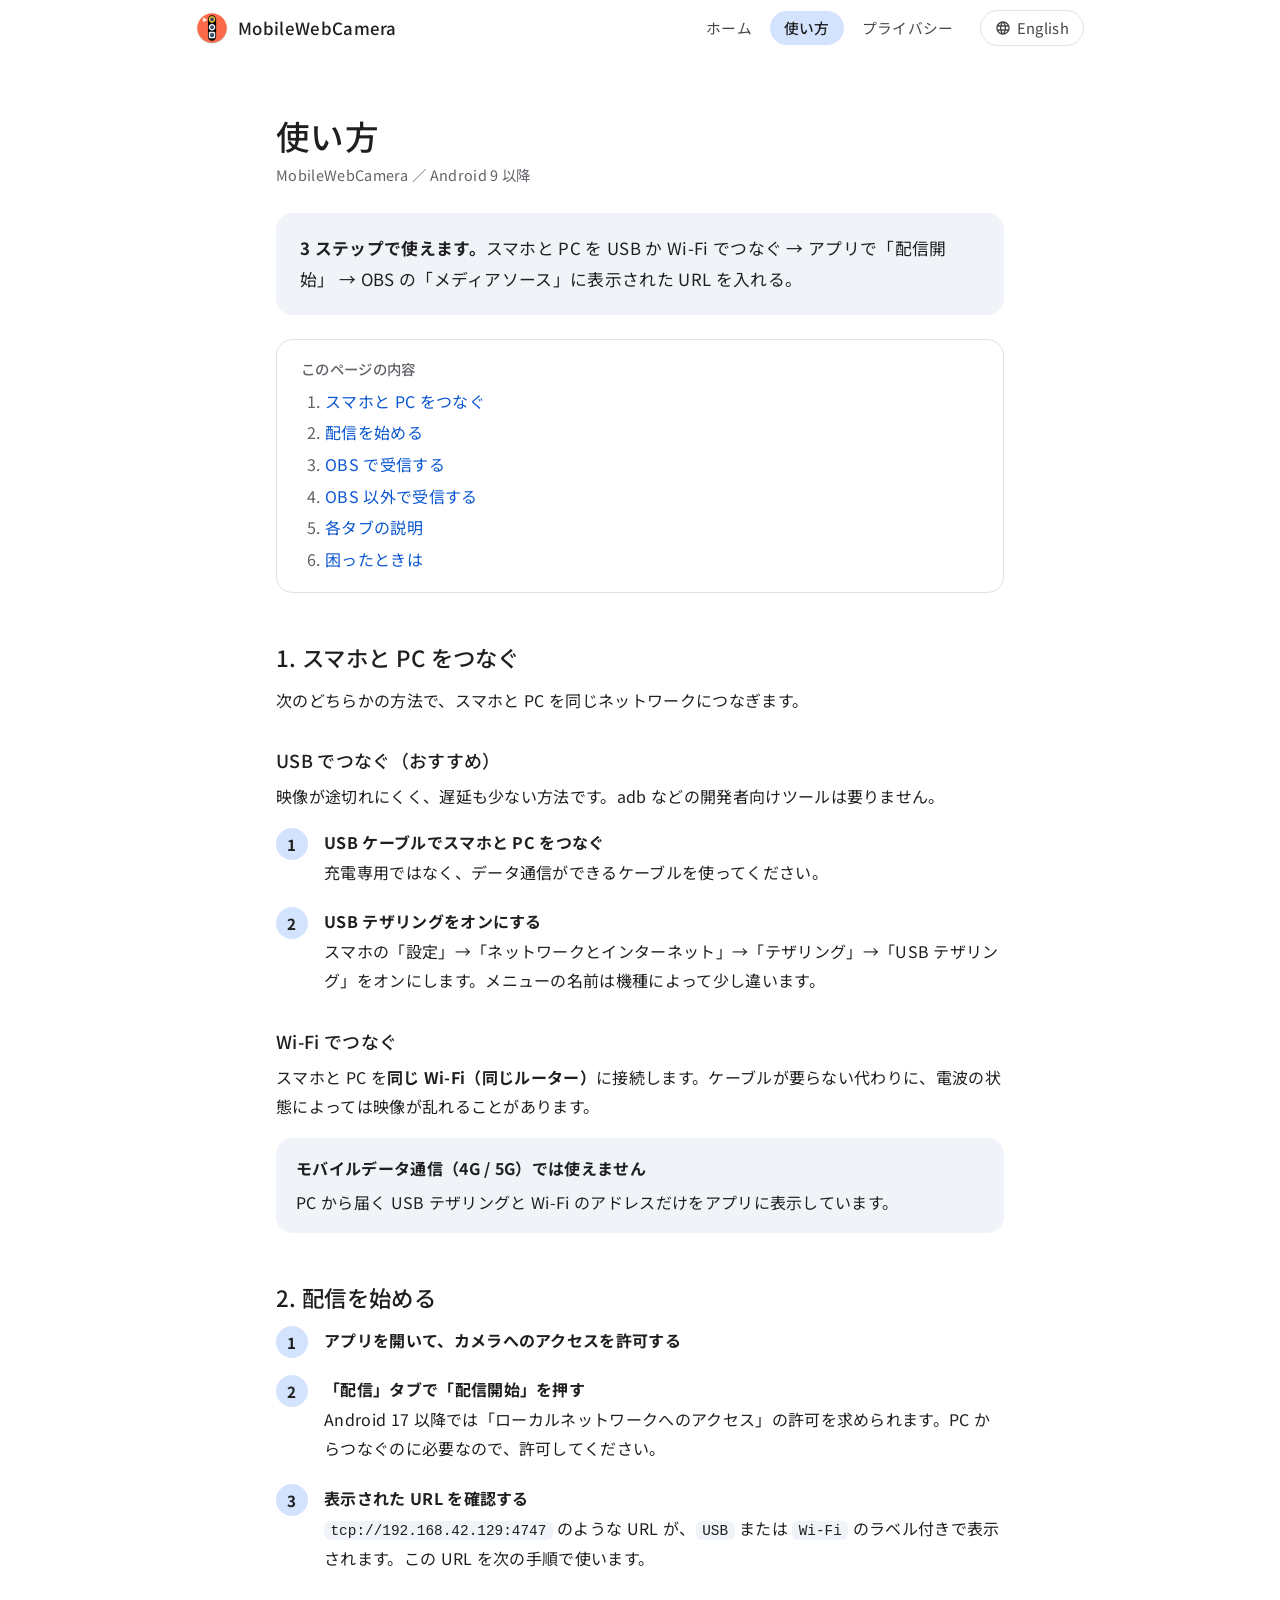
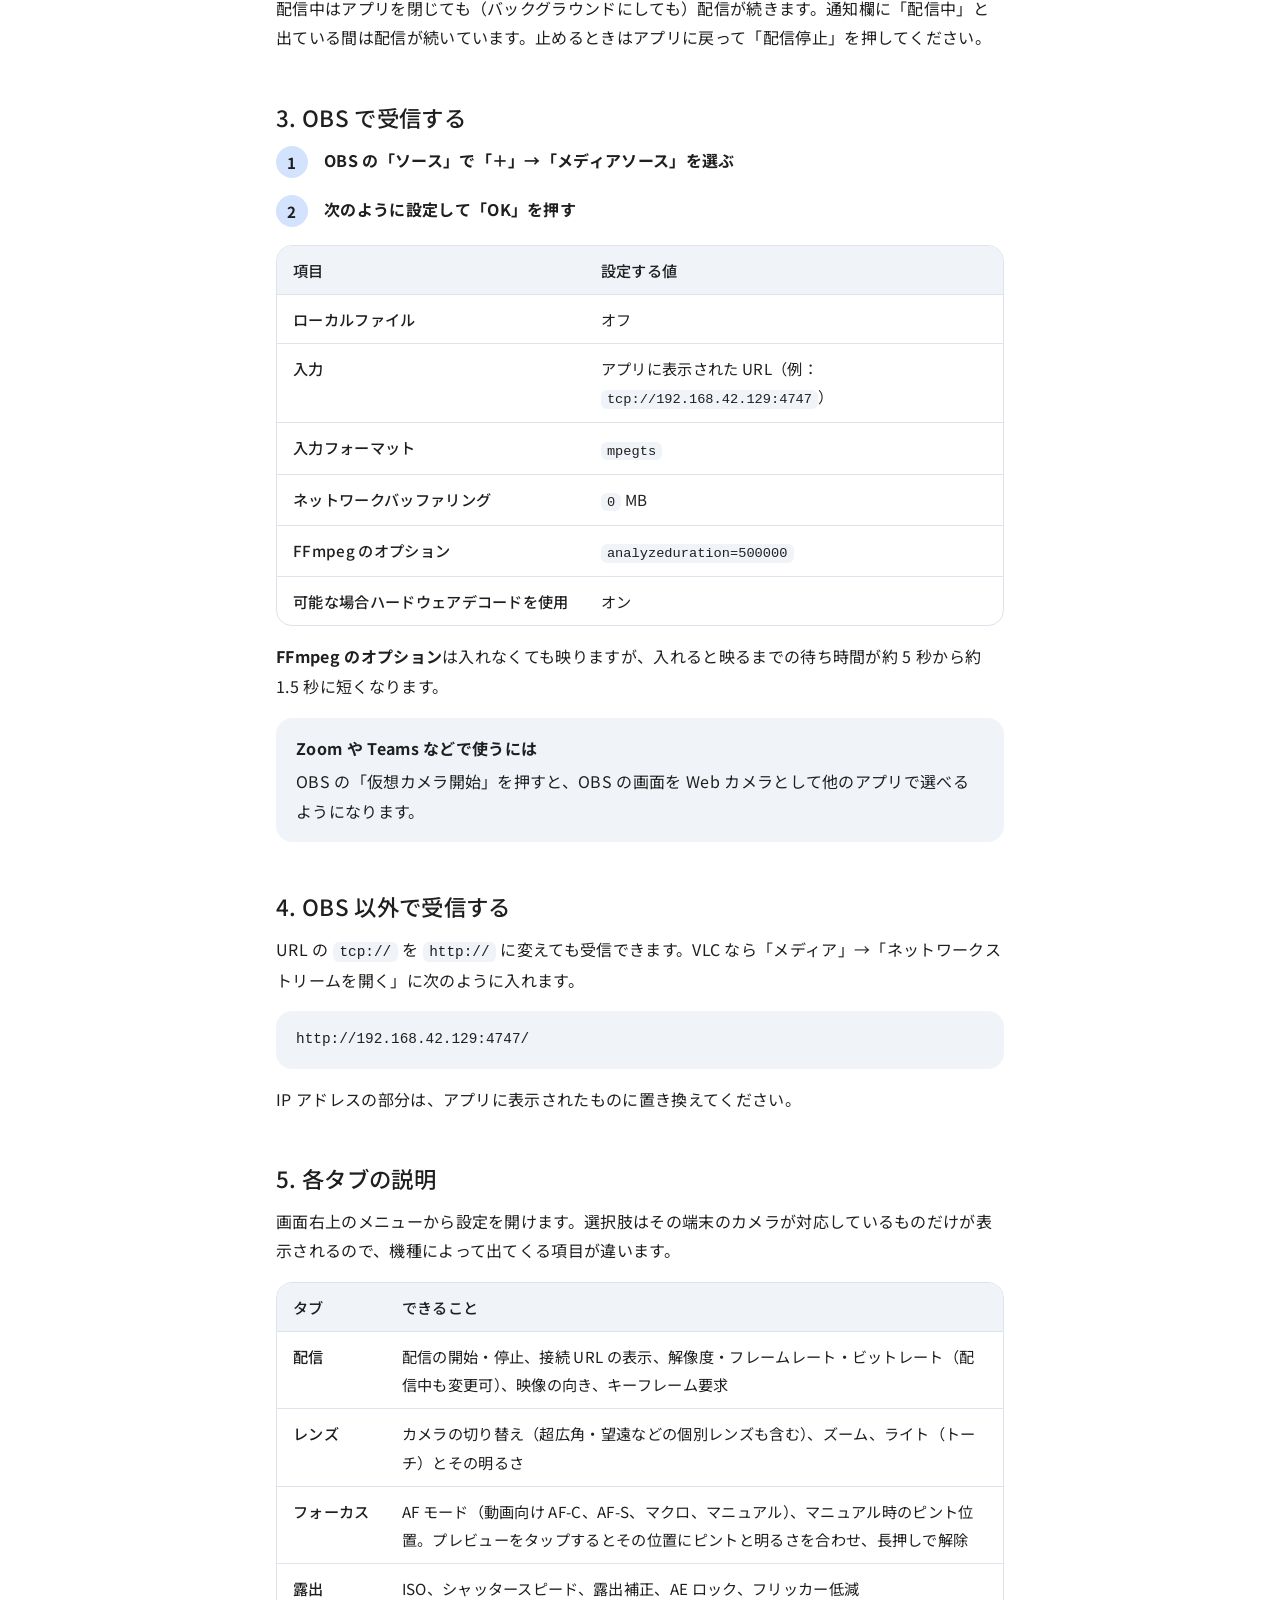
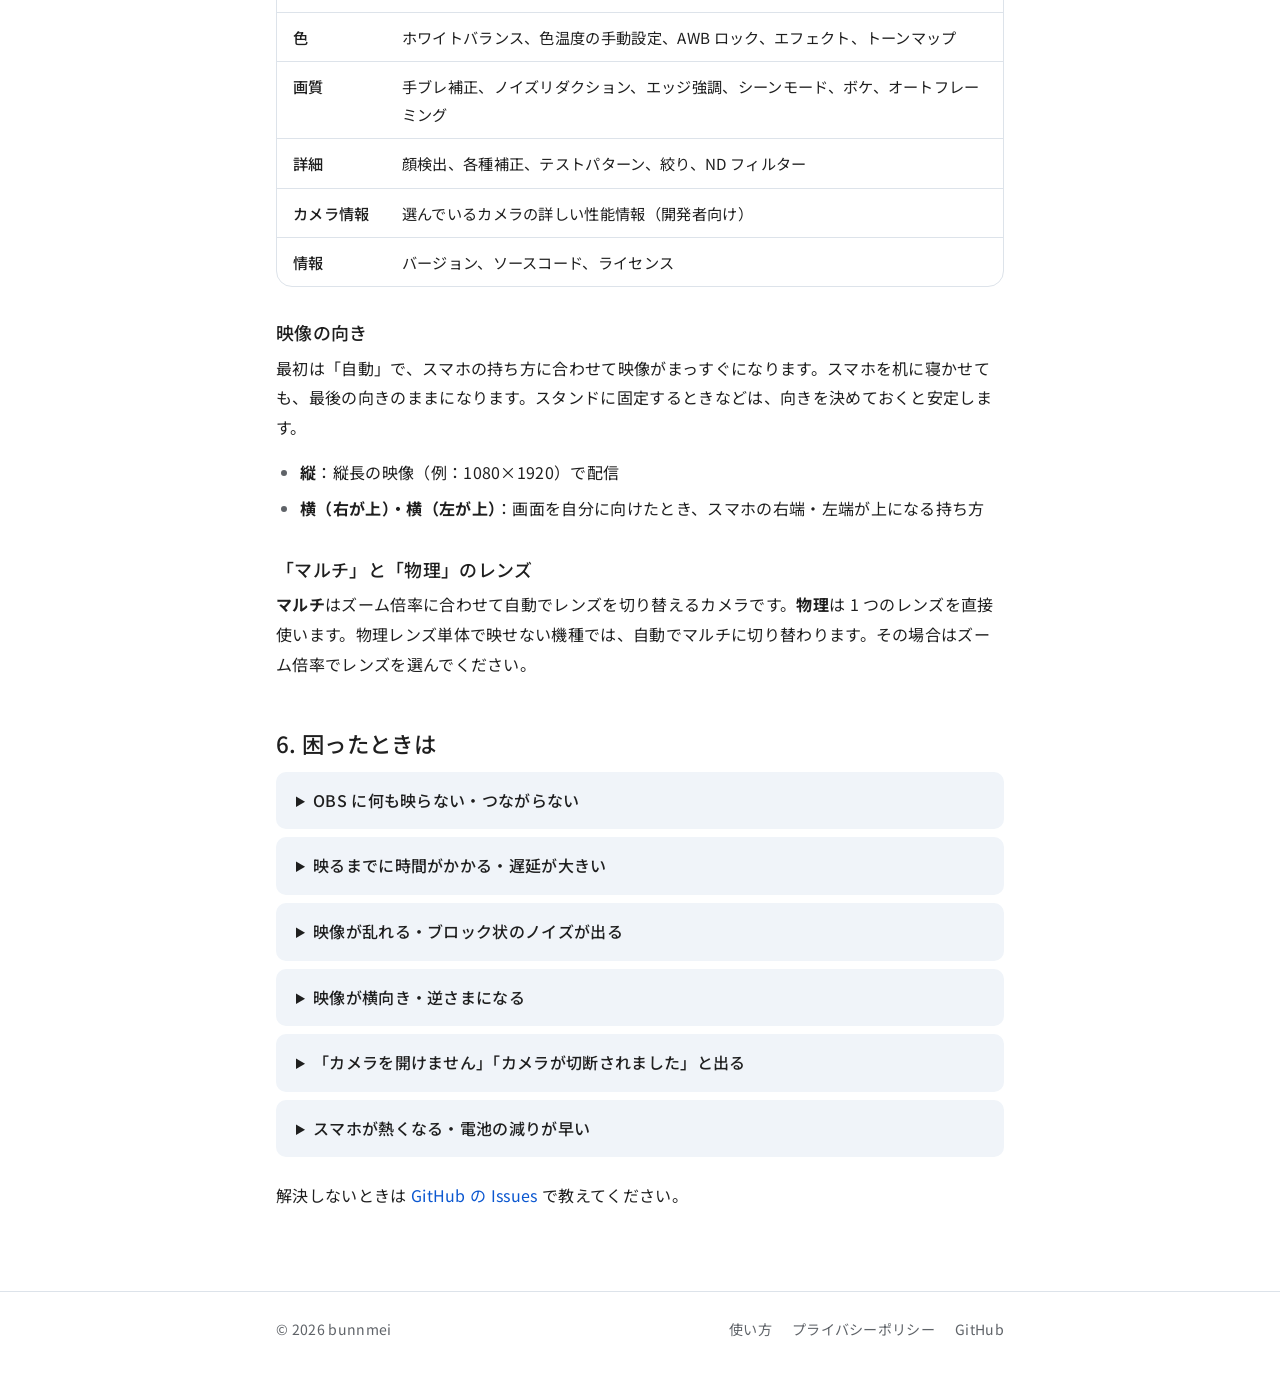
<file: docs/ja/guide.html>
<!doctype html>
<html lang="ja">
<head>
  <meta charset="utf-8">
  <meta name="viewport" content="width=device-width, initial-scale=1">
  <title>使い方 — MobileWebCamera</title>
  <meta name="description" content="MobileWebCamera の使い方。PC とのつなぎ方、OBS での受信設定、各タブの説明、困ったときの対処法。">
  <link rel="icon" href="../img/icon.webp">
  <link rel="alternate" hreflang="en" href="../en/guide.html">
  <link rel="preconnect" href="https://fonts.googleapis.com">
  <link rel="preconnect" href="https://fonts.gstatic.com" crossorigin>
  <link rel="stylesheet" href="https://fonts.googleapis.com/css2?family=Noto+Sans+JP:wght@400;500;700&display=swap">
  <link rel="stylesheet" href="../assets/site.css">
  <script src="../assets/site.js" defer></script>
</head>
<body>
  <header class="site-header">
    <div class="site-header__inner">
      <a class="brand" href="./"><img src="../img/icon.webp" alt="">MobileWebCamera</a>
      <nav class="nav">
        <a href="./">ホーム</a>
        <a href="guide.html" aria-current="page">使い方</a>
        <a href="privacy.html">プライバシー</a>
      </nav>
      <a class="lang-switch" href="../en/guide.html" hreflang="en" lang="en" data-set-lang="en"><svg viewBox="0 0 24 24" aria-hidden="true"><path d="M11.99 2C6.47 2 2 6.48 2 12s4.47 10 9.99 10C17.52 22 22 17.52 22 12S17.52 2 11.99 2zm6.93 6h-2.95a15.65 15.65 0 0 0-1.38-3.56A8.03 8.03 0 0 1 18.92 8zM12 4.04c.83 1.2 1.48 2.53 1.91 3.96h-3.82c.43-1.43 1.08-2.76 1.91-3.96zM4.26 14C4.1 13.36 4 12.69 4 12s.1-1.36.26-2h3.38c-.08.66-.14 1.32-.14 2s.06 1.34.14 2H4.26zm.82 2h2.95c.32 1.25.78 2.45 1.38 3.56A7.99 7.99 0 0 1 5.08 16zm2.95-8H5.08a7.99 7.99 0 0 1 4.33-3.56A15.65 15.65 0 0 0 8.03 8zM12 19.96c-.83-1.2-1.48-2.53-1.91-3.96h3.82c-.43 1.43-1.08 2.76-1.91 3.96zM14.34 14H9.66c-.09-.66-.16-1.32-.16-2s.07-1.35.16-2h4.68c.09.65.16 1.32.16 2s-.07 1.34-.16 2zm.25 5.56c.6-1.11 1.06-2.31 1.38-3.56h2.95a8.03 8.03 0 0 1-4.33 3.56zM16.36 14c.08-.66.14-1.32.14-2s-.06-1.34-.14-2h3.38c.16.64.26 1.31.26 2s-.1 1.36-.26 2h-3.38z"/></svg>English</a>
    </div>
  </header>

  <main>
    <h1 class="page-title">使い方</h1>
    <p class="page-meta">MobileWebCamera ／ Android 9 以降</p>

    <div class="summary">
      <p><strong>3 ステップで使えます。</strong>スマホと PC を USB か Wi-Fi でつなぐ → アプリで「配信開始」 → OBS の「メディアソース」に表示された URL を入れる。</p>
    </div>

    <nav class="toc" aria-label="目次">
      <div class="toc__title">このページの内容</div>
      <ol>
        <li><a href="#connect">スマホと PC をつなぐ</a></li>
        <li><a href="#start">配信を始める</a></li>
        <li><a href="#obs">OBS で受信する</a></li>
        <li><a href="#other">OBS 以外で受信する</a></li>
        <li><a href="#tabs">各タブの説明</a></li>
        <li><a href="#trouble">困ったときは</a></li>
      </ol>
    </nav>

    <h2 id="connect">1. スマホと PC をつなぐ</h2>
    <p>次のどちらかの方法で、スマホと PC を同じネットワークにつなぎます。</p>

    <h3>USB でつなぐ（おすすめ）</h3>
    <p>映像が途切れにくく、遅延も少ない方法です。adb などの開発者向けツールは要りません。</p>
    <ol class="steps">
      <li><strong>USB ケーブルでスマホと PC をつなぐ</strong>充電専用ではなく、データ通信ができるケーブルを使ってください。</li>
      <li><strong>USB テザリングをオンにする</strong>スマホの「設定」→「ネットワークとインターネット」→「テザリング」→「USB テザリング」をオンにします。メニューの名前は機種によって少し違います。</li>
    </ol>

    <h3>Wi-Fi でつなぐ</h3>
    <p>スマホと PC を<strong>同じ Wi-Fi（同じルーター）</strong>に接続します。ケーブルが要らない代わりに、電波の状態によっては映像が乱れることがあります。</p>

    <div class="callout">
      <span class="callout__title">モバイルデータ通信（4G / 5G）では使えません</span>
      <p>PC から届く USB テザリングと Wi-Fi のアドレスだけをアプリに表示しています。</p>
    </div>

    <h2 id="start">2. 配信を始める</h2>
    <ol class="steps">
      <li><strong>アプリを開いて、カメラへのアクセスを許可する</strong></li>
      <li><strong>「配信」タブで「配信開始」を押す</strong>Android 17 以降では「ローカルネットワークへのアクセス」の許可を求められます。PC からつなぐのに必要なので、許可してください。</li>
      <li><strong>表示された URL を確認する</strong><code>tcp://192.168.42.129:4747</code> のような URL が、<code>USB</code> または <code>Wi-Fi</code> のラベル付きで表示されます。この URL を次の手順で使います。</li>
    </ol>
    <p>配信中はアプリを閉じても（バックグラウンドにしても）配信が続きます。通知欄に「配信中」と出ている間は配信が続いています。止めるときはアプリに戻って「配信停止」を押してください。</p>

    <h2 id="obs">3. OBS で受信する</h2>
    <ol class="steps">
      <li><strong>OBS の「ソース」で「＋」→「メディアソース」を選ぶ</strong></li>
      <li><strong>次のように設定して「OK」を押す</strong></li>
    </ol>

    <div class="table-wrap">
      <table>
        <thead><tr><th>項目</th><th>設定する値</th></tr></thead>
        <tbody>
          <tr><td>ローカルファイル</td><td>オフ</td></tr>
          <tr><td>入力</td><td>アプリに表示された URL（例：<code>tcp://192.168.42.129:4747</code>）</td></tr>
          <tr><td>入力フォーマット</td><td><code>mpegts</code></td></tr>
          <tr><td>ネットワークバッファリング</td><td><code>0</code> MB</td></tr>
          <tr><td>FFmpeg のオプション</td><td><code>analyzeduration=500000</code></td></tr>
          <tr><td>可能な場合ハードウェアデコードを使用</td><td>オン</td></tr>
        </tbody>
      </table>
    </div>

    <p><strong>FFmpeg のオプション</strong>は入れなくても映りますが、入れると映るまでの待ち時間が約 5 秒から約 1.5 秒に短くなります。</p>

    <div class="callout">
      <span class="callout__title">Zoom や Teams などで使うには</span>
      <p>OBS の「仮想カメラ開始」を押すと、OBS の画面を Web カメラとして他のアプリで選べるようになります。</p>
    </div>

    <h2 id="other">4. OBS 以外で受信する</h2>
    <p>URL の <code>tcp://</code> を <code>http://</code> に変えても受信できます。VLC なら「メディア」→「ネットワークストリームを開く」に次のように入れます。</p>
<pre><code>http://192.168.42.129:4747/</code></pre>
    <p>IP アドレスの部分は、アプリに表示されたものに置き換えてください。</p>

    <h2 id="tabs">5. 各タブの説明</h2>
    <p>画面右上のメニューから設定を開けます。選択肢はその端末のカメラが対応しているものだけが表示されるので、機種によって出てくる項目が違います。</p>

    <div class="table-wrap">
      <table>
        <thead><tr><th>タブ</th><th>できること</th></tr></thead>
        <tbody>
          <tr><td>配信</td><td>配信の開始・停止、接続 URL の表示、解像度・フレームレート・ビットレート（配信中も変更可）、映像の向き、キーフレーム要求</td></tr>
          <tr><td>レンズ</td><td>カメラの切り替え（超広角・望遠などの個別レンズも含む）、ズーム、ライト（トーチ）とその明るさ</td></tr>
          <tr><td>フォーカス</td><td>AF モード（動画向け AF-C、AF-S、マクロ、マニュアル）、マニュアル時のピント位置。プレビューをタップするとその位置にピントと明るさを合わせ、長押しで解除</td></tr>
          <tr><td>露出</td><td>ISO、シャッタースピード、露出補正、AE ロック、フリッカー低減</td></tr>
          <tr><td>色</td><td>ホワイトバランス、色温度の手動設定、AWB ロック、エフェクト、トーンマップ</td></tr>
          <tr><td>画質</td><td>手ブレ補正、ノイズリダクション、エッジ強調、シーンモード、ボケ、オートフレーミング</td></tr>
          <tr><td>詳細</td><td>顔検出、各種補正、テストパターン、絞り、ND フィルター</td></tr>
          <tr><td>カメラ情報</td><td>選んでいるカメラの詳しい性能情報（開発者向け）</td></tr>
          <tr><td>情報</td><td>バージョン、ソースコード、ライセンス</td></tr>
        </tbody>
      </table>
    </div>

    <h3>映像の向き</h3>
    <p>最初は「自動」で、スマホの持ち方に合わせて映像がまっすぐになります。スマホを机に寝かせても、最後の向きのままになります。スタンドに固定するときなどは、向きを決めておくと安定します。</p>
    <ul>
      <li><strong>縦</strong>：縦長の映像（例：1080×1920）で配信</li>
      <li><strong>横（右が上）・横（左が上）</strong>：画面を自分に向けたとき、スマホの右端・左端が上になる持ち方</li>
    </ul>

    <h3>「マルチ」と「物理」のレンズ</h3>
    <p><strong>マルチ</strong>はズーム倍率に合わせて自動でレンズを切り替えるカメラです。<strong>物理</strong>は 1 つのレンズを直接使います。物理レンズ単体で映せない機種では、自動でマルチに切り替わります。その場合はズーム倍率でレンズを選んでください。</p>

    <h2 id="trouble">6. 困ったときは</h2>

    <details>
      <summary>OBS に何も映らない・つながらない</summary>
      <ul>
        <li>アプリで「配信開始」を押しているか確認してください。</li>
        <li>スマホと PC が同じネットワーク（USB テザリング、または同じ Wi-Fi）につながっているか確認してください。</li>
        <li>OBS の「入力」が、アプリに<strong>今</strong>表示されている URL と同じか確認してください。USB をつなぎ直すと IP アドレスが変わることがあります。</li>
        <li>Android 17 以降では「ローカルネットワークへのアクセス」を許可してください。拒否した場合は「設定」→「アプリ」→「MobileWebCamera」→「権限」から変えられます。</li>
        <li>PC のファイアウォールや、会社・学校・公共の Wi-Fi の設定で通信が止められていることがあります。その場合は USB でつないでください。</li>
      </ul>
    </details>

    <details>
      <summary>映るまでに時間がかかる・遅延が大きい</summary>
      <ul>
        <li>OBS の「ネットワークバッファリング」を <code>0</code> MB にしてください。</li>
        <li>「FFmpeg のオプション」に <code>analyzeduration=500000</code> を入れてください。</li>
        <li>Wi-Fi よりも USB の方が遅延は少なくなります。</li>
      </ul>
    </details>

    <details>
      <summary>映像が乱れる・ブロック状のノイズが出る</summary>
      <ul>
        <li>「配信」タブの「キーフレーム要求」を押すと、きれいな画面から送り直します。</li>
        <li>ビットレートや解像度を下げると安定します。</li>
        <li>Wi-Fi の場合は、ルーターに近づくか USB に切り替えてください。</li>
      </ul>
    </details>

    <details>
      <summary>映像が横向き・逆さまになる</summary>
      <p>「配信」タブの「映像の向き」で、スマホの持ち方に合った向きを選んでください。</p>
    </details>

    <details>
      <summary>「カメラを開けません」「カメラが切断されました」と出る</summary>
      <p>ほかのアプリがカメラを使っている可能性があります。カメラを使うほかのアプリを閉じてから、もう一度試してください。</p>
    </details>

    <details>
      <summary>スマホが熱くなる・電池の減りが早い</summary>
      <p>長時間の配信では端末が熱くなりやすくなります。解像度やフレームレートを下げる、スマホケースを外す、USB でつないで充電しながら使う、などを試してください。</p>
    </details>

    <p style="margin-top:24px">解決しないときは <a href="https://github.com/bunnmei/MobileWebCamera/issues">GitHub の Issues</a> で教えてください。</p>
  </main>

  <footer class="site-footer">
    <div class="site-footer__inner">
      <span class="copyright">© 2026 bunnmei</span>
      <a href="guide.html">使い方</a>
      <a href="privacy.html">プライバシーポリシー</a>
      <a href="https://github.com/bunnmei/MobileWebCamera">GitHub</a>
    </div>
  </footer>
</body>
</html>
</file>
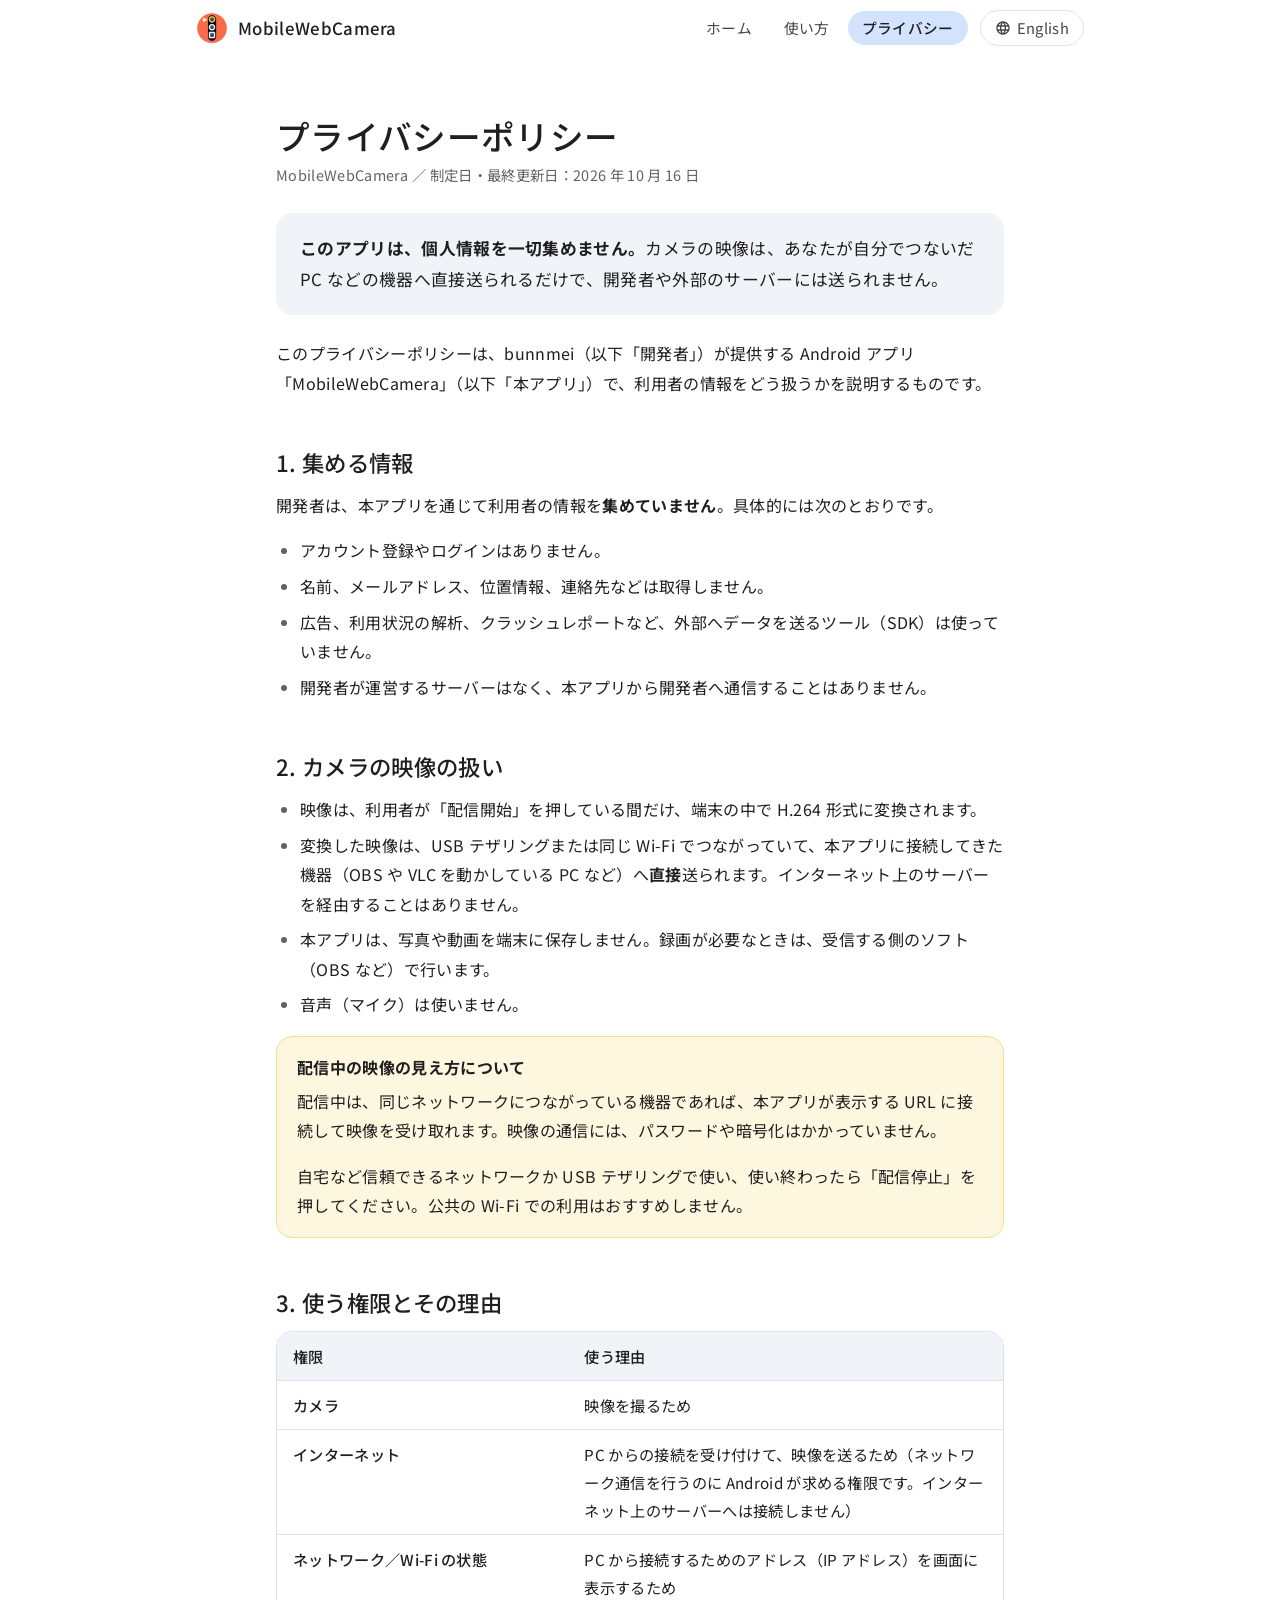
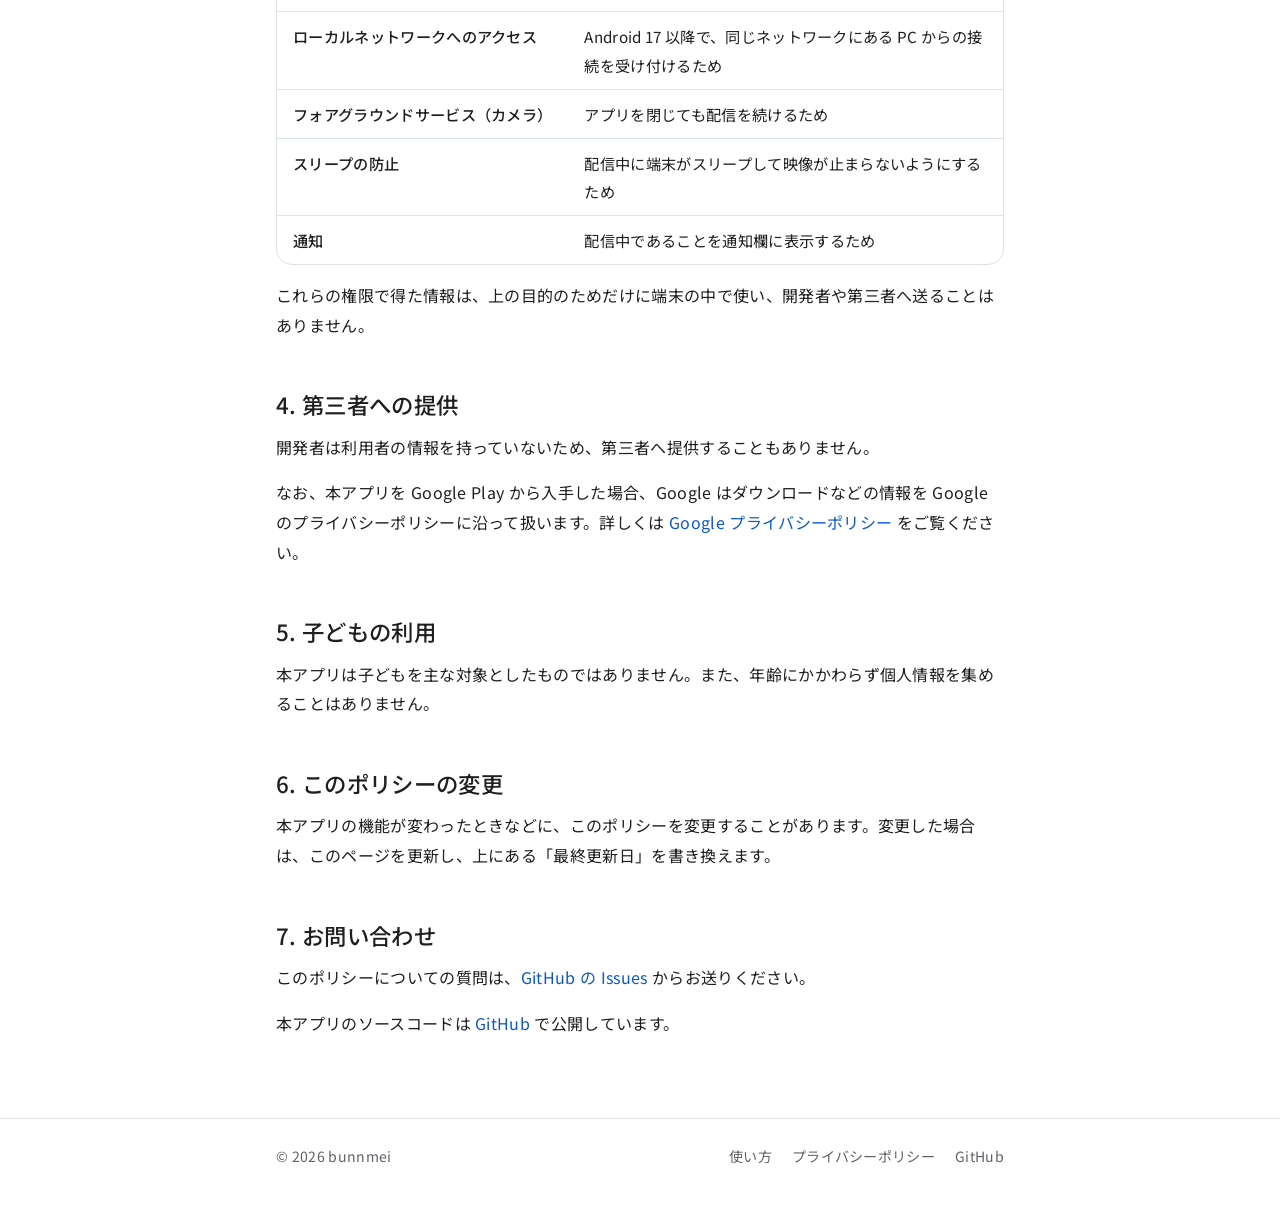
<file: docs/ja/privacy.html>
<!doctype html>
<html lang="ja">
<head>
  <meta charset="utf-8">
  <meta name="viewport" content="width=device-width, initial-scale=1">
  <title>プライバシーポリシー — MobileWebCamera</title>
  <meta name="description" content="MobileWebCamera のプライバシーポリシー。">
  <link rel="icon" href="../img/icon.webp">
  <link rel="alternate" hreflang="en" href="../en/privacy.html">
  <link rel="preconnect" href="https://fonts.googleapis.com">
  <link rel="preconnect" href="https://fonts.gstatic.com" crossorigin>
  <link rel="stylesheet" href="https://fonts.googleapis.com/css2?family=Noto+Sans+JP:wght@400;500;700&display=swap">
  <link rel="stylesheet" href="../assets/site.css">
  <script src="../assets/site.js" defer></script>
</head>
<body>
  <header class="site-header">
    <div class="site-header__inner">
      <a class="brand" href="./"><img src="../img/icon.webp" alt="">MobileWebCamera</a>
      <nav class="nav">
        <a href="./">ホーム</a>
        <a href="guide.html">使い方</a>
        <a href="privacy.html" aria-current="page">プライバシー</a>
      </nav>
      <a class="lang-switch" href="../en/privacy.html" hreflang="en" lang="en" data-set-lang="en"><svg viewBox="0 0 24 24" aria-hidden="true"><path d="M11.99 2C6.47 2 2 6.48 2 12s4.47 10 9.99 10C17.52 22 22 17.52 22 12S17.52 2 11.99 2zm6.93 6h-2.95a15.65 15.65 0 0 0-1.38-3.56A8.03 8.03 0 0 1 18.92 8zM12 4.04c.83 1.2 1.48 2.53 1.91 3.96h-3.82c.43-1.43 1.08-2.76 1.91-3.96zM4.26 14C4.1 13.36 4 12.69 4 12s.1-1.36.26-2h3.38c-.08.66-.14 1.32-.14 2s.06 1.34.14 2H4.26zm.82 2h2.95c.32 1.25.78 2.45 1.38 3.56A7.99 7.99 0 0 1 5.08 16zm2.95-8H5.08a7.99 7.99 0 0 1 4.33-3.56A15.65 15.65 0 0 0 8.03 8zM12 19.96c-.83-1.2-1.48-2.53-1.91-3.96h3.82c-.43 1.43-1.08 2.76-1.91 3.96zM14.34 14H9.66c-.09-.66-.16-1.32-.16-2s.07-1.35.16-2h4.68c.09.65.16 1.32.16 2s-.07 1.34-.16 2zm.25 5.56c.6-1.11 1.06-2.31 1.38-3.56h2.95a8.03 8.03 0 0 1-4.33 3.56zM16.36 14c.08-.66.14-1.32.14-2s-.06-1.34-.14-2h3.38c.16.64.26 1.31.26 2s-.1 1.36-.26 2h-3.38z"/></svg>English</a>
    </div>
  </header>

  <main>
    <h1 class="page-title">プライバシーポリシー</h1>
    <p class="page-meta">MobileWebCamera ／ 制定日・最終更新日：2026 年 10 月 16 日</p>

    <div class="summary">
      <p><strong>このアプリは、個人情報を一切集めません。</strong>カメラの映像は、あなたが自分でつないだ PC などの機器へ直接送られるだけで、開発者や外部のサーバーには送られません。</p>
    </div>

    <p>このプライバシーポリシーは、bunnmei（以下「開発者」）が提供する Android アプリ「MobileWebCamera」（以下「本アプリ」）で、利用者の情報をどう扱うかを説明するものです。</p>

    <h2>1. 集める情報</h2>
    <p>開発者は、本アプリを通じて利用者の情報を<strong>集めていません</strong>。具体的には次のとおりです。</p>
    <ul>
      <li>アカウント登録やログインはありません。</li>
      <li>名前、メールアドレス、位置情報、連絡先などは取得しません。</li>
      <li>広告、利用状況の解析、クラッシュレポートなど、外部へデータを送るツール（SDK）は使っていません。</li>
      <li>開発者が運営するサーバーはなく、本アプリから開発者へ通信することはありません。</li>
    </ul>

    <h2>2. カメラの映像の扱い</h2>
    <ul>
      <li>映像は、利用者が「配信開始」を押している間だけ、端末の中で H.264 形式に変換されます。</li>
      <li>変換した映像は、USB テザリングまたは同じ Wi-Fi でつながっていて、本アプリに接続してきた機器（OBS や VLC を動かしている PC など）へ<strong>直接</strong>送られます。インターネット上のサーバーを経由することはありません。</li>
      <li>本アプリは、写真や動画を端末に保存しません。録画が必要なときは、受信する側のソフト（OBS など）で行います。</li>
      <li>音声（マイク）は使いません。</li>
    </ul>

    <div class="callout callout--warn">
      <span class="callout__title">配信中の映像の見え方について</span>
      <p>配信中は、同じネットワークにつながっている機器であれば、本アプリが表示する URL に接続して映像を受け取れます。映像の通信には、パスワードや暗号化はかかっていません。</p>
      <p>自宅など信頼できるネットワークか USB テザリングで使い、使い終わったら「配信停止」を押してください。公共の Wi-Fi での利用はおすすめしません。</p>
    </div>

    <h2>3. 使う権限とその理由</h2>
    <div class="table-wrap">
      <table>
        <thead><tr><th>権限</th><th>使う理由</th></tr></thead>
        <tbody>
          <tr><td>カメラ</td><td>映像を撮るため</td></tr>
          <tr><td>インターネット</td><td>PC からの接続を受け付けて、映像を送るため（ネットワーク通信を行うのに Android が求める権限です。インターネット上のサーバーへは接続しません）</td></tr>
          <tr><td>ネットワーク／Wi-Fi の状態</td><td>PC から接続するためのアドレス（IP アドレス）を画面に表示するため</td></tr>
          <tr><td>ローカルネットワークへのアクセス</td><td>Android 17 以降で、同じネットワークにある PC からの接続を受け付けるため</td></tr>
          <tr><td>フォアグラウンドサービス（カメラ）</td><td>アプリを閉じても配信を続けるため</td></tr>
          <tr><td>スリープの防止</td><td>配信中に端末がスリープして映像が止まらないようにするため</td></tr>
          <tr><td>通知</td><td>配信中であることを通知欄に表示するため</td></tr>
        </tbody>
      </table>
    </div>
    <p>これらの権限で得た情報は、上の目的のためだけに端末の中で使い、開発者や第三者へ送ることはありません。</p>

    <h2>4. 第三者への提供</h2>
    <p>開発者は利用者の情報を持っていないため、第三者へ提供することもありません。</p>
    <p>なお、本アプリを Google Play から入手した場合、Google はダウンロードなどの情報を Google のプライバシーポリシーに沿って扱います。詳しくは <a href="https://policies.google.com/privacy?hl=ja">Google プライバシーポリシー</a> をご覧ください。</p>

    <h2>5. 子どもの利用</h2>
    <p>本アプリは子どもを主な対象としたものではありません。また、年齢にかかわらず個人情報を集めることはありません。</p>

    <h2>6. このポリシーの変更</h2>
    <p>本アプリの機能が変わったときなどに、このポリシーを変更することがあります。変更した場合は、このページを更新し、上にある「最終更新日」を書き換えます。</p>

    <h2>7. お問い合わせ</h2>
    <p>このポリシーについての質問は、<a href="https://github.com/bunnmei/MobileWebCamera/issues">GitHub の Issues</a> からお送りください。</p>
    <p>本アプリのソースコードは <a href="https://github.com/bunnmei/MobileWebCamera">GitHub</a> で公開しています。</p>
  </main>

  <footer class="site-footer">
    <div class="site-footer__inner">
      <span class="copyright">© 2026 bunnmei</span>
      <a href="guide.html">使い方</a>
      <a href="privacy.html">プライバシーポリシー</a>
      <a href="https://github.com/bunnmei/MobileWebCamera">GitHub</a>
    </div>
  </footer>
</body>
</html>
</file>
<file: docs/assets/site.css>
/*
 * 共通スタイル（どのアプリのサイトにもそのままコピーして使える）
 * アプリごとの色は各ページの <html style="--accent: …"> か、このファイルの :root を上書きする。
 */

:root {
  --bg: #ffffff;
  --surface: #f0f4f9;
  --surface-2: #e9eef6;
  --border: #dde3ea;
  --text: #1f1f1f;
  --muted: #444746;
  --subtle: #5f6368;
  --accent: #0b57d0;
  --accent-soft: #d3e3fd;
  --on-accent: #ffffff;
  --warn-bg: #fef7e0;
  --warn-border: #f9dc8c;
  --code-bg: #f0f4f9;

  --radius: 16px;
  --radius-sm: 10px;
  --content: 760px;
  --font: "Google Sans Text", "Google Sans", "Noto Sans JP", "Hiragino Sans", "Hiragino Kaku Gothic ProN",
    "Yu Gothic UI", "Meiryo", system-ui, sans-serif;
  --mono: "Google Sans Mono", "Roboto Mono", ui-monospace, "SFMono-Regular", Menlo, Consolas, monospace;
  color-scheme: light dark;
}

@media (prefers-color-scheme: dark) {
  :root {
    --bg: #131314;
    --surface: #1e1f20;
    --surface-2: #282a2c;
    --border: #3c4043;
    --text: #e3e3e3;
    --muted: #c4c7c5;
    --subtle: #9aa0a6;
    --accent: #a8c7fa;
    --accent-soft: #0842a0;
    --on-accent: #062e6f;
    --warn-bg: #3a3000;
    --warn-border: #6b5900;
    --code-bg: #1e1f20;
  }
}

/* ---------- ベース ---------- */

*,
*::before,
*::after { box-sizing: border-box; }

html { -webkit-text-size-adjust: 100%; scroll-padding-top: 80px; }

body {
  margin: 0;
  background: var(--bg);
  color: var(--text);
  font-family: var(--font);
  font-size: 16px;
  line-height: 1.85;
  letter-spacing: 0.02em;
  font-feature-settings: "palt" 0;
  -webkit-font-smoothing: antialiased;
  text-rendering: optimizeLegibility;
  overflow-wrap: anywhere;
}

html[lang="en"] body { letter-spacing: 0; line-height: 1.75; }

a { color: var(--accent); text-decoration: none; }
a:hover { text-decoration: underline; text-underline-offset: 3px; }

img { max-width: 100%; height: auto; }

::selection { background: var(--accent-soft); }

/* ---------- ヘッダー ---------- */

.site-header {
  position: sticky;
  top: 0;
  z-index: 10;
  background: color-mix(in srgb, var(--bg) 88%, transparent);
  backdrop-filter: saturate(180%) blur(12px);
  -webkit-backdrop-filter: saturate(180%) blur(12px);
  border-bottom: 1px solid transparent;
  transition: border-color .2s;
}
.site-header.is-scrolled { border-bottom-color: var(--border); }

.site-header__inner {
  max-width: calc(var(--content) + 160px);
  margin: 0 auto;
  padding: 10px 16px;
  display: flex;
  align-items: center;
  gap: 12px;
  flex-wrap: wrap;
}

.brand {
  display: flex;
  align-items: center;
  gap: 10px;
  color: var(--text);
  font-weight: 500;
  font-size: 1.05rem;
  margin-right: auto;
}
.brand:hover { text-decoration: none; }
.brand img { width: 32px; height: 32px; border-radius: 50%; }

.nav { display: flex; gap: 4px; flex-wrap: wrap; }
.nav a,
.lang-switch {
  display: inline-flex;
  align-items: center;
  gap: 6px;
  padding: 6px 14px;
  border-radius: 999px;
  color: var(--muted);
  font-size: .92rem;
  line-height: 1.5;
}
.nav a:hover,
.lang-switch:hover { background: var(--surface); text-decoration: none; }
.nav a[aria-current="page"] { background: var(--accent-soft); color: var(--text); font-weight: 500; }

.lang-switch { border: 1px solid var(--border); }
.lang-switch svg { width: 16px; height: 16px; fill: currentColor; }

/* ---------- 本文 ---------- */

main {
  max-width: var(--content);
  margin: 0 auto;
  padding: 24px 16px 64px;
}

.hero { padding: 40px 0 16px; }
.hero__icon { width: 72px; height: 72px; border-radius: 50%; margin-bottom: 16px; }
.hero h1 {
  margin: 0 0 12px;
  font-size: clamp(2rem, 6vw, 2.75rem);
  line-height: 1.25;
  font-weight: 500;
  letter-spacing: -0.01em;
}
.hero p { margin: 0; color: var(--muted); font-size: 1.15rem; }
.hero .actions { margin-top: 24px; }

.page-title { margin: 32px 0 4px; font-size: clamp(1.7rem, 5vw, 2.1rem); line-height: 1.35; font-weight: 500; }
.page-meta { color: var(--subtle); font-size: .9rem; margin: 0 0 24px; }

h2 {
  margin: 48px 0 12px;
  font-size: 1.4rem;
  line-height: 1.45;
  font-weight: 500;
}
h3 { margin: 32px 0 8px; font-size: 1.12rem; line-height: 1.5; font-weight: 500; }
h2 + h3 { margin-top: 16px; }

p { margin: 0 0 16px; }

strong { font-weight: 700; }

ul, ol { margin: 0 0 16px; padding-left: 1.5em; }
li { margin: 6px 0; }
li > ul, li > ol { margin: 6px 0 0; }
li::marker { color: var(--subtle); }

hr { border: 0; border-top: 1px solid var(--border); margin: 40px 0; }

/* インラインコードとコードブロック */
code, kbd {
  font-family: var(--mono);
  font-size: .9em;
  background: var(--code-bg);
  padding: .12em .45em;
  border-radius: 6px;
  letter-spacing: 0;
}
kbd { border: 1px solid var(--border); }

pre {
  position: relative;
  margin: 0 0 16px;
  padding: 16px 20px;
  background: var(--code-bg);
  border-radius: var(--radius);
  overflow-x: auto;
  line-height: 1.6;
}
pre code { background: none; padding: 0; font-size: .9rem; }

.copy-btn {
  position: absolute;
  top: 8px;
  right: 8px;
  border: 0;
  border-radius: 999px;
  padding: 4px 12px;
  background: var(--surface-2);
  color: var(--muted);
  font: inherit;
  font-size: .8rem;
  cursor: pointer;
  opacity: 0;
  transition: opacity .15s;
}
pre:hover .copy-btn,
.copy-btn:focus-visible { opacity: 1; }
@media (hover: none) { .copy-btn { opacity: 1; } }

/* 表 */
.table-wrap {
  margin: 0 0 16px;
  border: 1px solid var(--border);
  border-radius: var(--radius);
  overflow-x: auto;
}
table { width: 100%; border-collapse: collapse; font-size: .95rem; }
th, td { padding: 10px 16px; text-align: left; vertical-align: top; border-bottom: 1px solid var(--border); }
tr:last-child td { border-bottom: 0; }
th { background: var(--surface); font-weight: 500; white-space: nowrap; }
td:first-child { white-space: nowrap; font-weight: 500; }

/* ---------- 部品 ---------- */

/* ボタン */
.btn {
  display: inline-flex;
  align-items: center;
  gap: 8px;
  padding: 10px 22px;
  border-radius: 999px;
  background: var(--accent);
  color: var(--on-accent);
  font-weight: 500;
  margin: 0 8px 8px 0;
}
.btn:hover { text-decoration: none; filter: brightness(1.08); }
.btn--tonal { background: var(--surface); color: var(--text); }

/* 要点・注意のボックス */
.callout {
  margin: 0 0 16px;
  padding: 16px 20px;
  border-radius: var(--radius);
  background: var(--surface);
}
.callout > :last-child { margin-bottom: 0; }
.callout__title { display: block; font-weight: 700; margin-bottom: 4px; }
.callout--warn { background: var(--warn-bg); border: 1px solid var(--warn-border); }

/* 要約（ページ冒頭の「ひとことで言うと」） */
.summary {
  margin: 0 0 24px;
  padding: 20px 24px;
  border-radius: var(--radius);
  background: var(--surface);
  font-size: 1.05rem;
}
.summary > :last-child { margin-bottom: 0; }

/* カードのグリッド */
.cards {
  display: grid;
  grid-template-columns: repeat(auto-fit, minmax(280px, 1fr));
  gap: 12px;
  margin: 0 0 16px;
}
.card {
  padding: 18px 20px;
  border-radius: var(--radius);
  background: var(--surface);
  color: var(--text);
}
.card h3 { margin: 0 0 4px; font-size: 1.02rem; }
.card p { margin: 0; color: var(--muted); font-size: .95rem; line-height: 1.7; }
a.card:hover { background: var(--surface-2); text-decoration: none; }

/* 番号付きの手順 */
.steps { list-style: none; padding: 0; counter-reset: step; }
.steps > li {
  position: relative;
  counter-increment: step;
  padding-left: 48px;
  margin: 0 0 20px;
}
.steps > li::before {
  content: counter(step);
  position: absolute;
  left: 0;
  top: 0;
  width: 32px;
  height: 32px;
  border-radius: 50%;
  background: var(--accent-soft);
  color: var(--text);
  font-weight: 700;
  font-size: .95rem;
  line-height: 32px;
  text-align: center;
}
.steps > li > strong:first-child { display: block; }

/* 目次 */
.toc {
  margin: 0 0 32px;
  padding: 16px 24px;
  border-radius: var(--radius);
  border: 1px solid var(--border);
}
.toc__title { font-weight: 500; color: var(--subtle); font-size: .9rem; margin-bottom: 4px; }
.toc ol { margin: 0; }
.toc li { margin: 2px 0; }

/* Q&A */
details {
  margin: 0 0 8px;
  border-radius: var(--radius-sm);
  background: var(--surface);
}
summary {
  cursor: pointer;
  padding: 14px 20px;
  font-weight: 500;
  list-style-position: inside;
}
details[open] summary { padding-bottom: 6px; }
details > :not(summary) { margin-left: 20px; margin-right: 20px; }
details > :last-child { margin-bottom: 14px; }

/* ---------- フッター ---------- */

.site-footer {
  border-top: 1px solid var(--border);
  color: var(--subtle);
  font-size: .88rem;
}
.site-footer__inner {
  max-width: var(--content);
  margin: 0 auto;
  padding: 24px 16px 40px;
  display: flex;
  flex-wrap: wrap;
  gap: 8px 20px;
}
.site-footer a { color: var(--subtle); }
.site-footer .copyright { margin-right: auto; }

@media (max-width: 560px) {
  body { font-size: 15.5px; }
  /* 1 行目にロゴと言語切替、2 行目にメニュー */
  .site-header__inner { gap: 6px 12px; padding-bottom: 6px; }
  .nav { order: 3; width: 100%; margin: 0 -14px; }
  .lang-switch { padding: 4px 12px; }
  .hero { padding-top: 24px; }
  h2 { margin-top: 40px; }
  td:first-child { white-space: normal; }
}

@media print {
  .site-header, .site-footer, .copy-btn { display: none; }
}
</file>
